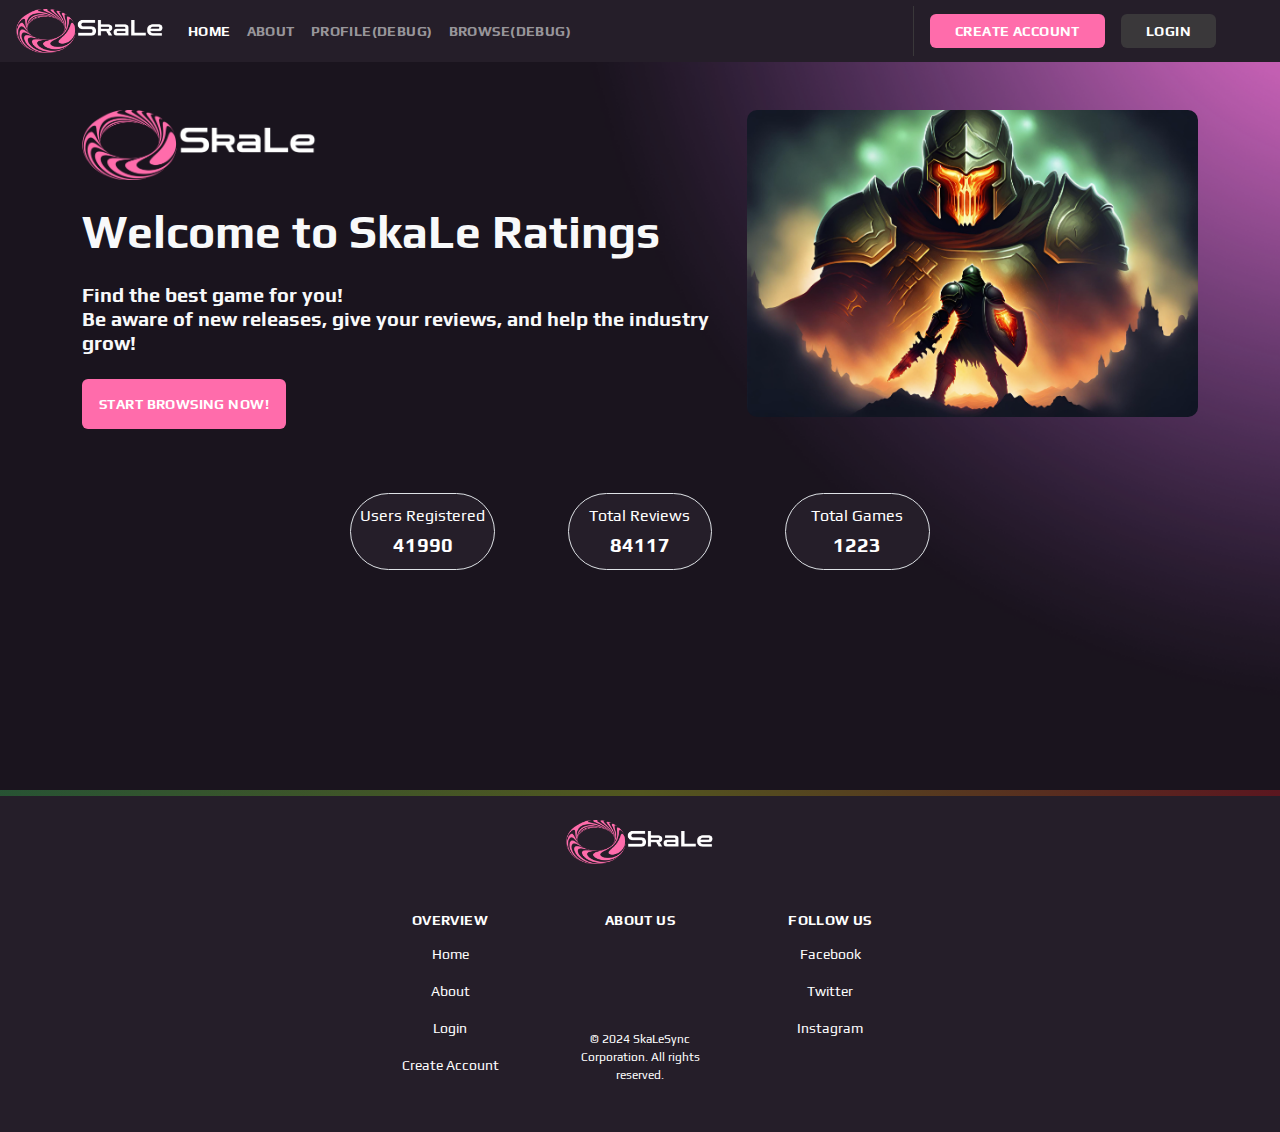
<file: index.html>
<html lang="en">
<head>
    <meta charset="UTF-8">
    <meta name="viewport" content="width=device-width, initial-scale=1.0">
    <link href="https://cdn.jsdelivr.net/npm/bootstrap@5.3.3/dist/css/bootstrap.min.css"
    rel="stylesheet" integrity="sha384-QWTKZyjpPEjISv5WaRU9OFeRpok6YctnYmDr5pNlyT2bRjXh0JMhjY6hW+ALEwIH"
    crossorigin="anonymous">
    <!--<link href="https://fonts.googleapis.com/css2?family=Play&display=swap" rel="stylesheet">-->
    <link rel="stylesheet" href="./style.css">
    <title>S-Ratings</title>
</head>
<body>
  <div class="overlay"></div> <!-- Overlay div -->
    <!-- Navigation Bar -->
<nav class="navbar navbar-expand-md  navbar-dark ssc-bg-primary p-1">
  <div class="container-fluid">
    <a href="#home" class="navbar-brand">
        <img class="logo" src="assets/skale-high-resolution-logo-white-transparent.png">
    </a>
    <!-- toggle button for mobile nav-->
    <button class="navbar-toggler" type="button" data-bs-toggle="collapse"
    data-bs-target="#main-nav" aria-controls="main-nav" aria-expanded="false"
    aria-label="Toggle navigation"> 
      <span class="navbar-toggler-icon"></span>
    </button>

    <div class="collapse navbar-collapse "
    id="main-nav">
      <ul class="navbar-nav me-auto mb-2 mb-md-0">
        <li class="nav-item d-md-none">
          <a href="#home" class="nav-link font-heading">HOME</a>
        </li>
        <li class="nav-item d-none d-md-inline">
          <a href="#home" class="nav-link active font-heading">HOME</a>
        </li>
        <li class="nav-item d-md-none">
          <a href="about.html" class="nav-link font-heading">ABOUT</a>
        </li>
        <li class="nav-item d-none d-md-inline">
          <a href="about.html" class="nav-link font-heading">ABOUT</a>
        </li>
        <li class="nav-item d-md-none">
          <a href="profile.html" class="nav-link font-heading">PROFILE(DEBUG)</a>
        </li>
        <li class="nav-item d-none d-md-inline">
          <a href="profile.html" class="nav-link font-heading">PROFILE(DEBUG)</a>
        </li>
        <li class="nav-item d-md-none">
          <a href="browse.html" class="nav-link font-heading">BROWSE(DEBUG)</a>
        </li>
        <li class="nav-item d-none d-md-inline">
          <a href="browse.html" class="nav-link font-heading">BROWSE(DEBUG)</a>
        </li>
      </ul>
      <ul class="navbar-nav d-md-flex">
        <li class="nav-item d-none d-md-inline me-3">
          <div class="vertical-line"></div>
        </li>
        <li class="nav-item d-md-none">
          <a href="register.html" class="nav-link font-heading ">CREATE ACCOUNT</a>
        </li>
        <li class="nav-item d-none d-md-inline me-3 mt-2" >
          <a href="register.html" class="btn ssc-btn-accent font-heading py-2 px-4">CREATE ACCOUNT</a>
        </li>
        <li class="nav-item d-md-none">
          <a href="login.html" class="nav-link font-heading">LOGIN</a>
        </li>
        <li class="nav-item me-5 d-none d-md-inline mt-2" >
          <a href="login.html" class="btn ssc-btn-secondary text-white font-heading py-2 px-4">LOGIN</a>
        </li>
      </ul>
    </div>
  </div>
</nav>

<!-- Main Content -->
<section id="home" class="scc-bg-secondary">
  <div class="container mt-5 ">
    <div class="row">
      <div class="col-md-7">
        <img class="big-logo mb-4" src="assets/skale-high-resolution-logo-white-transparent.png">
        <h1 class="text-light font-weight-bold font-huge">Welcome to SkaLe Ratings</h1>
        <h4 class="text-light py-3 font-weight-bold font-lg">Find the best game for you!<br>
          Be aware of new releases, give your reviews, and help the industry grow!
        </h4>
        <p>
          <a href="browse.html" class="btn ssc-btn-accent font-heading text-sm-left p-3">START BROWSING NOW!</a>
        </p>
      </div>
      <div class="col-md-5">
        <img src="assets/home_img.png" alt="Home Image" class="img-fluid rounded-image">
      </div>
    </div>
  </div>
</section>
<section>
<div class="container-sm-center text-center py-5">
  <div class="row justify-content-center h-25" style="height: 50px;">
    <div class="col-md-2">
      <span class="badge rounded-pill ssc-bg-primary border  w-75">
        <h6 class="pt-2">Users Registered</h6>
        <h5 class="font-weight-bold">41990</h5>    
      </span>
      <div class="d-md-none my-3"></div>
    </div>
    <div class="col-md-2">
      <span class="badge rounded-pill ssc-bg-primary border w-75">
        <h6 class="pt-2">Total Reviews</h6>
        <h5 class="font-weight-bold">84117</h5>    
      </span>
      <div class="d-md-none my-3"></div>
    </div>
    <div class="col-md-2">
      <span class="badge rounded-pill ssc-bg-primary border w-75">
        <h6 class="pt-2">Total Games</h6>
        <h5 class="font-weight-bold">1223</h5>    
      </span>
      <div class="d-md-none my-3"></div>
    </div>
  </div>
  <div class="d-md-none my-5"></div>
</div>
</section>


<!-- Footer -->
<footer class="ssc-bg-primary text-white ">
  <div class="d-md-none my-5"></div>
  <hr class="color-divider mt-4">
  <img class="logo my-4 mx-auto d-block" src="assets/skale-high-resolution-logo-white-transparent.png">
  <div class="container mt-5 text-center pb-5">
    <div class="row justify-content-center">
      <div class="col-md-2">
        <h5 class="font-heading">Overview</h5>
        <div class="nav flex-column">
          <a class="nav-link text-white" href="#home">Home</a>
          <a class="nav-link text-white" href="about.html">About</a>
          <a class="nav-link text-white" href="login.html">Login</a>
          <a class="nav-link text-white" href="register.html">Create Account</a>
          <div class="d-md-none my-3"></div>
        </div>
      </div>
      <div class="col-md-2 d-flex flex-column">
        <h5 class="font-heading">About Us</h5>
        <div class="d-md-none my-3"></div>
        <div class=" mt-auto font-xsm d-md-inline d-none">&copy; 2024 SkaLeSync Corporation. All rights reserved.</div>
        
      </div>
      <div class="col-md-2">
        <h5 class="font-heading">Follow Us</h5>
        <div class="nav flex-column">
          <a class="nav-link text-white" href="#">Facebook</a>
          <a class="nav-link text-white" href="#">Twitter</a>
          <a class="nav-link text-white" href="#">Instagram</a>
          <div class="d-md-none my-3"></div>
        </div>
      </div>
    </div>
    <div class=" font-xsm d-md-none">&copy; 2024 SkaLeSync Corporation. All rights reserved.</div>
  </div>
</footer>

  <script src="https://cdn.jsdelivr.net/npm/bootstrap@5.3.3/dist/js/bootstrap.bundle.min.js"
  integrity="sha384-YvpcrYf0tY3lHB60NNkmXc5s9fDVZLESaAA55NDzOxhy9GkcIdslK1eN7N6jIeHz"
  crossorigin="anonymous"></script>

</body>
</html>
</file>
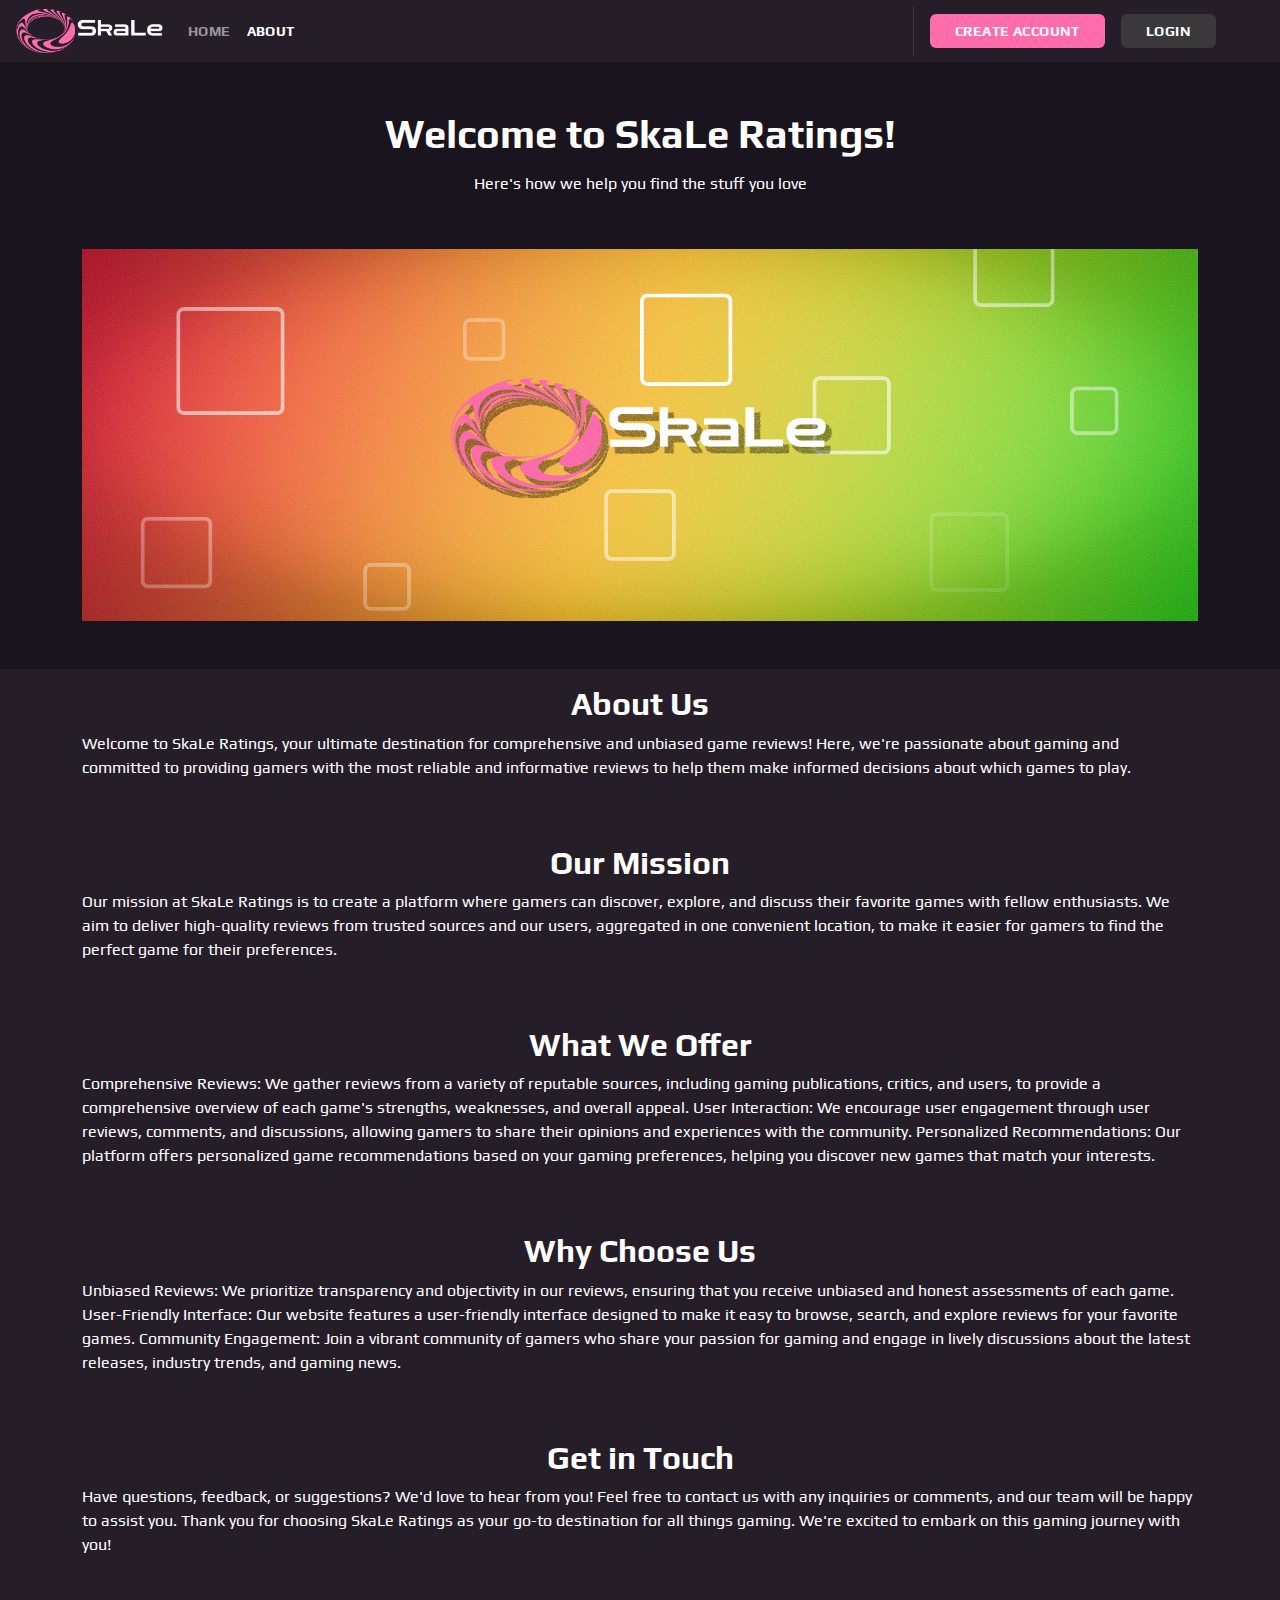
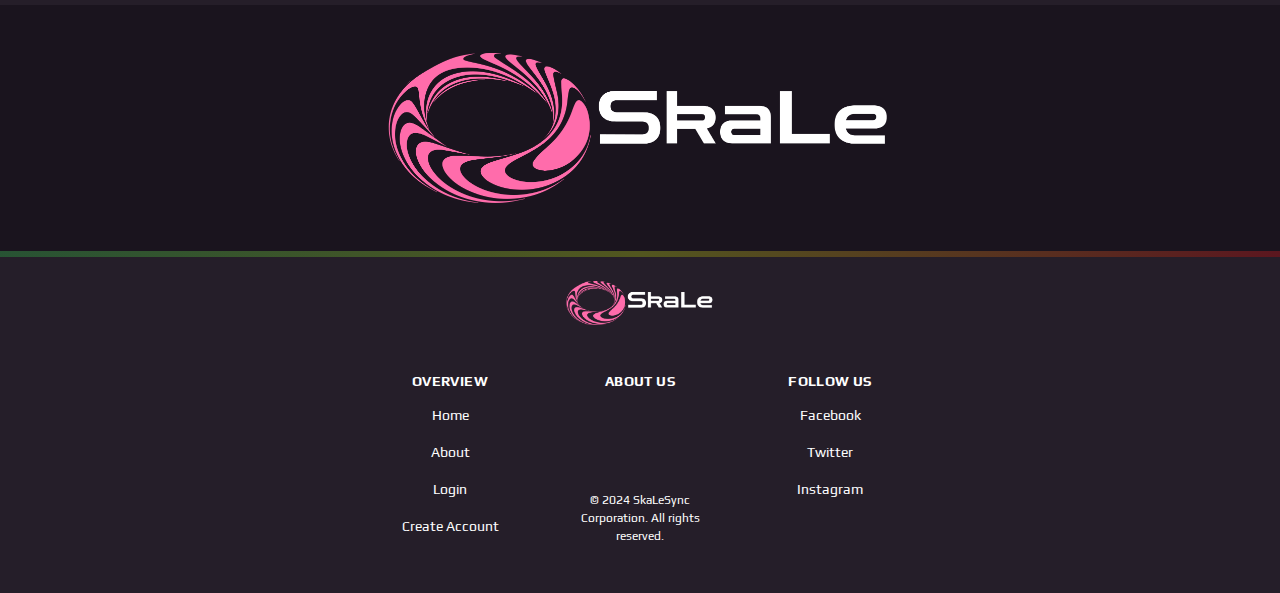
<file: about.html>
<html lang="en">
<head>
    <meta charset="UTF-8">
    <meta name="viewport" content="width=device-width, initial-scale=1.0">
    <link href="https://cdn.jsdelivr.net/npm/bootstrap@5.3.3/dist/css/bootstrap.min.css"
    rel="stylesheet" integrity="sha384-QWTKZyjpPEjISv5WaRU9OFeRpok6YctnYmDr5pNlyT2bRjXh0JMhjY6hW+ALEwIH"
    crossorigin="anonymous">
    <link rel="stylesheet" href="./style.css">
    <title>S-Ratings</title>
</head>
<body>
    <!-- Navigation Bar -->
<nav class="navbar navbar-expand-md  navbar-dark ssc-bg-primary p-1">
  <div class="container-fluid">
    <a href="index.html" class="navbar-brand">
        <img class="logo" src="assets/skale-high-resolution-logo-white-transparent.png">
    </a>
    <!-- toggle button for mobile nav-->
    <button class="navbar-toggler" type="button" data-bs-toggle="collapse"
    data-bs-target="#main-nav" aria-controls="main-nav" aria-expanded="false"
    aria-label="Toggle navigation"> 
      <span class="navbar-toggler-icon"></span>
    </button>

    <div class="collapse navbar-collapse "
    id="main-nav">
      <ul class="navbar-nav me-auto mb-2 mb-md-0">
        <li class="nav-item d-md-none">
          <a href="index.html" class="nav-link font-heading">HOME</a>
        </li>
        <li class="nav-item d-none d-md-inline">
          <a href="index.html" class="nav-link font-heading">HOME</a>
        </li>
        <li class="nav-item d-md-none">
          <a href="#about" class="nav-link font-heading">ABOUT</a>
        </li>
        <li class="nav-item d-none d-md-inline">
          <a href="#about" class="nav-link active font-heading">ABOUT</a>
        </li>
      </ul>
      <ul class="navbar-nav d-md-flex">
        <li class="nav-item d-none d-md-inline me-3">
          <div class="vertical-line"></div>
        </li>
        <li class="nav-item d-md-none">
          <a href="register.html" class="nav-link font-heading ">CREATE ACCOUNT</a>
        </li>
        <li class="nav-item d-none d-md-inline me-3 mt-2" >
          <a href="register.html" class="btn ssc-btn-accent font-heading py-2 px-4">CREATE ACCOUNT</a>
        </li>
        <li class="nav-item d-md-none">
          <a href="login.html" class="nav-link font-heading">LOGIN</a>
        </li>
        <li class="nav-item me-5 d-none d-md-inline mt-2" >
          <a href="login.html" class="btn ssc-btn-secondary text-white font-heading py-2 px-4">LOGIN</a>
        </li>
      </ul>
    </div>
  </div>
</nav>

<!-- Main Content -->
<section>
<div class="container-sm my-5">
    <h1 class="text-white text-center font-weight-bold">Welcome to SkaLe Ratings!</h1>
    <h6 class="text-white text-center mt-3">Here's how we help you find the stuff you love</h6>
    <img class="img-fluid mt-5" src="assets/about_pic.png">
</div>
</section>
<section id="home" class="ssc-bg-primary" >
<div class="container-sm my-5 ">
    <h2 class="text-white text-center font-weight-bold pt-3">About Us</h2>
    <p class="text-white font-regular font-md">
        Welcome to SkaLe Ratings, your ultimate destination for comprehensive and unbiased game reviews! 
        Here, we're passionate about gaming and committed to providing gamers with the most reliable and 
        informative reviews to help them make informed decisions about which games to play.
    </p>
    <h2 class="text-white text-center font-weight-bold pt-5">Our Mission</h2>
    <p class="text-white font-regular font-md">
        Our mission at SkaLe Ratings is to create a platform where gamers can discover, explore, 
        and discuss their favorite games with fellow enthusiasts. We aim to deliver high-quality 
        reviews from trusted sources and our users, aggregated in one convenient location, 
        to make it easier for gamers to find the perfect game for their preferences.
    </p>
    <h2 class="text-white text-center font-weight-bold pt-5">What We Offer</h2>
    <p class="text-white font-regular font-md">
        Comprehensive Reviews: We gather reviews from a variety of reputable sources, including gaming 
        publications, critics, and users, to provide a comprehensive overview of each game's strengths, 
        weaknesses, and overall appeal.

        User Interaction: We encourage user engagement through user reviews, comments, and discussions, 
        allowing gamers to share their opinions and experiences with the community.

        Personalized Recommendations: Our platform offers personalized game recommendations based on your 
        gaming preferences, helping you discover new games that match your interests.
    </p>
    <h2 class="text-white text-center font-weight-bold pt-5">Why Choose Us</h2>
    <p class="text-white font-regular font-md">
        Unbiased Reviews: We prioritize transparency and objectivity in our reviews, ensuring that you 
        receive unbiased and honest assessments of each game.

        User-Friendly Interface: Our website features a user-friendly interface designed to make it easy 
        to browse, search, and explore reviews for your favorite games.

        Community Engagement: Join a vibrant community of gamers who share your passion for gaming and 
        engage in lively discussions about the latest releases, industry trends, and gaming news.
    </p>
    <h2 class="text-white text-center font-weight-bold pt-5">Get in Touch</h2>
    <p class="text-white font-regular font-md pb-5">
        Have questions, feedback, or suggestions? We'd love to hear from you! Feel free to contact us 
        with any inquiries or comments, and our team will be happy to assist you.

        Thank you for choosing SkaLe Ratings as your go-to destination for all things gaming. 
        We're excited to embark on this gaming journey with you!
    </p>
</div>
</section>
<section>
    <div class="row justify-content-center">
        <div class="col-auto">
            <img class="logo-xxl mb-4 img-fluid" src="assets/skale-high-resolution-logo-white-transparent.png">
        </div>
    </div>
</section>

<!-- Footer -->
<footer class="ssc-bg-primary text-white ">
  <hr class="color-divider mt-4">
  <img class="logo my-4 mx-auto d-block" src="assets/skale-high-resolution-logo-white-transparent.png">
  <div class="container mt-5 text-center pb-5">
    <div class="row justify-content-center">
      <div class="col-md-2">
        <h5 class="font-heading">Overview</h5>
        <div class="nav flex-column">
          <a class="nav-link text-white" href="index.html">Home</a>
          <a class="nav-link text-white" href="#about">About</a>
          <a class="nav-link text-white" href="login.html">Login</a>
          <a class="nav-link text-white" href="register.html">Create Account</a>
          <div class="d-md-none my-3"></div>
        </div>
      </div>
      <div class="col-md-2 d-flex flex-column">
        <h5 class="font-heading">About Us</h5>
        <div class="d-md-none my-3"></div>

        <div class=" mt-auto font-xsm d-md-inline d-none">&copy; 2024 SkaLeSync Corporation. All rights reserved.</div>
        
      </div>
      <div class="col-md-2">
        <h5 class="font-heading">Follow Us</h5>
        <div class="nav flex-column">
          <a class="nav-link text-white" href="#">Facebook</a>
          <a class="nav-link text-white" href="#">Twitter</a>
          <a class="nav-link text-white" href="#">Instagram</a>
          <div class="d-md-none my-3"></div>
        </div>
      </div>
    </div>
    <div class=" font-xsm d-md-none">&copy; 2024 SkaLeSync Corporation. All rights reserved.</div>
  </div>
</footer>

  <script src="https://cdn.jsdelivr.net/npm/bootstrap@5.3.3/dist/js/bootstrap.bundle.min.js"
  integrity="sha384-YvpcrYf0tY3lHB60NNkmXc5s9fDVZLESaAA55NDzOxhy9GkcIdslK1eN7N6jIeHz"
  crossorigin="anonymous"></script>

</body>
</html>
</file>
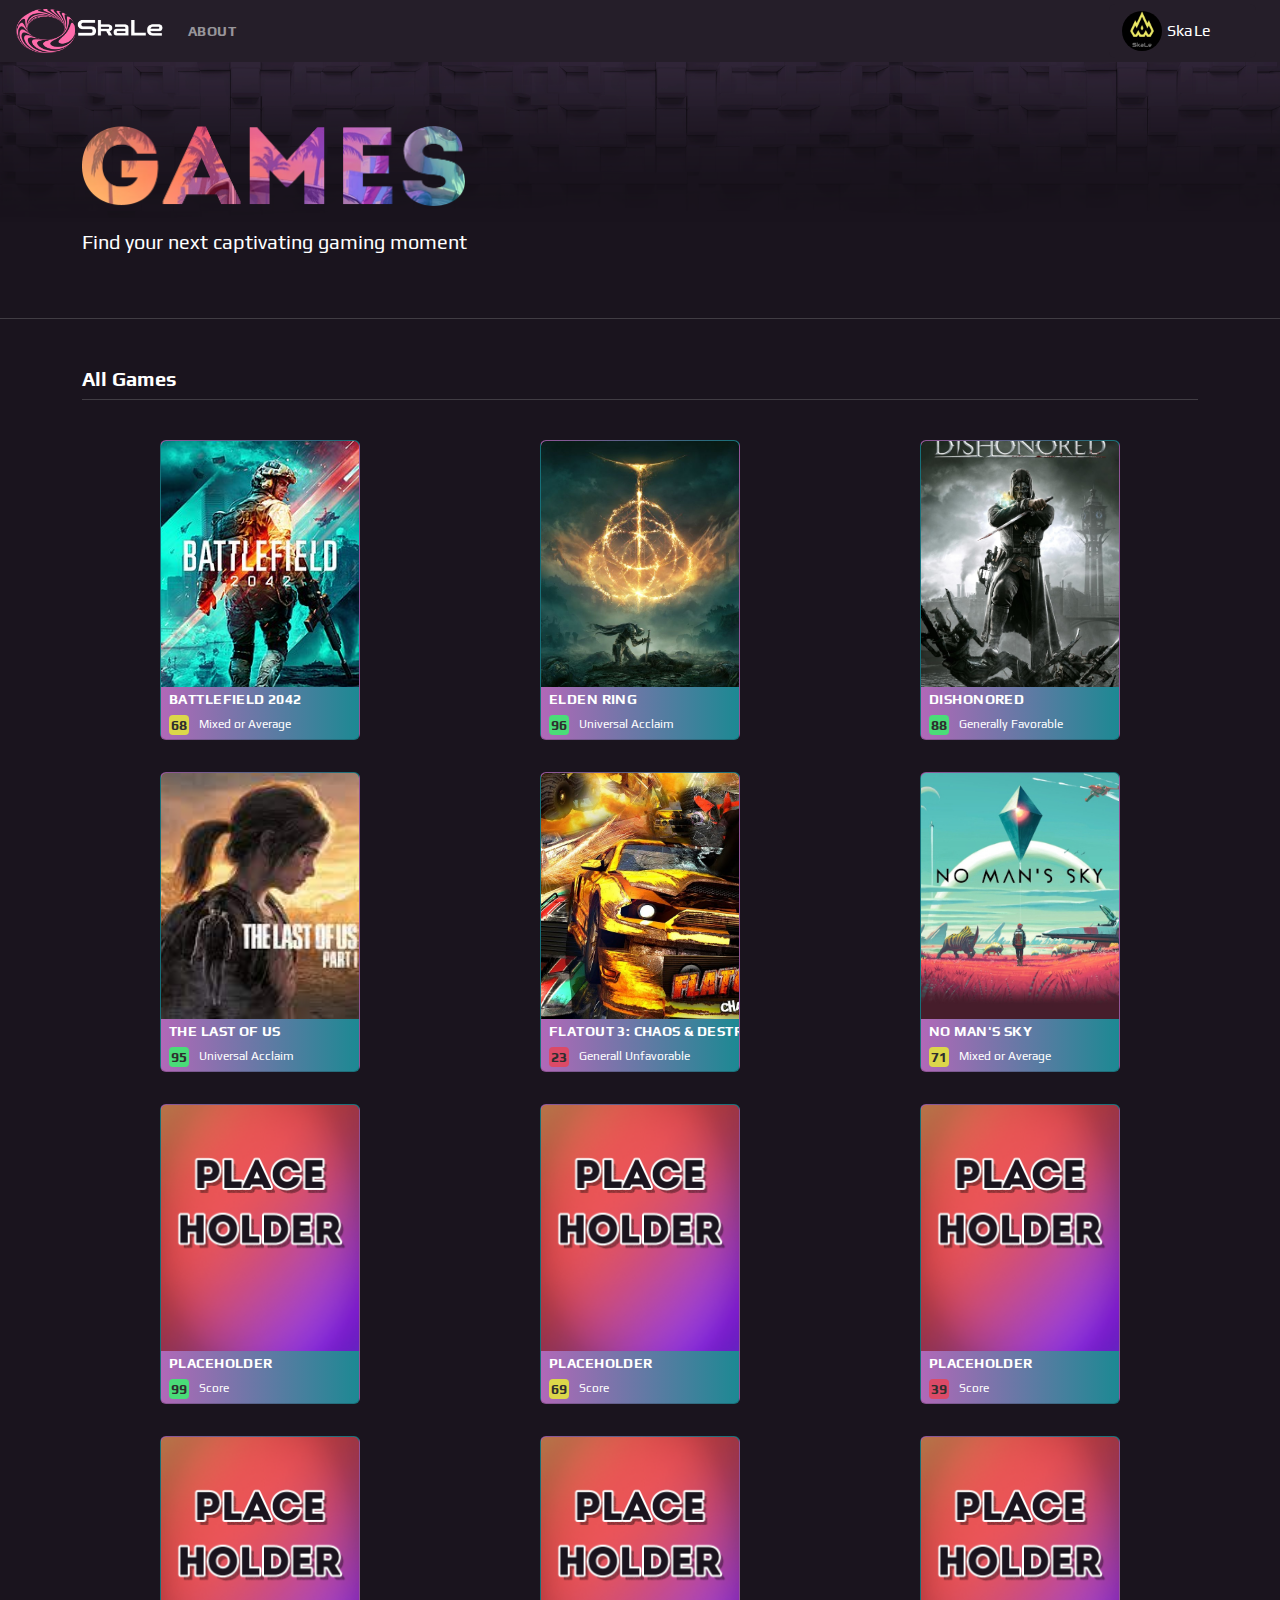
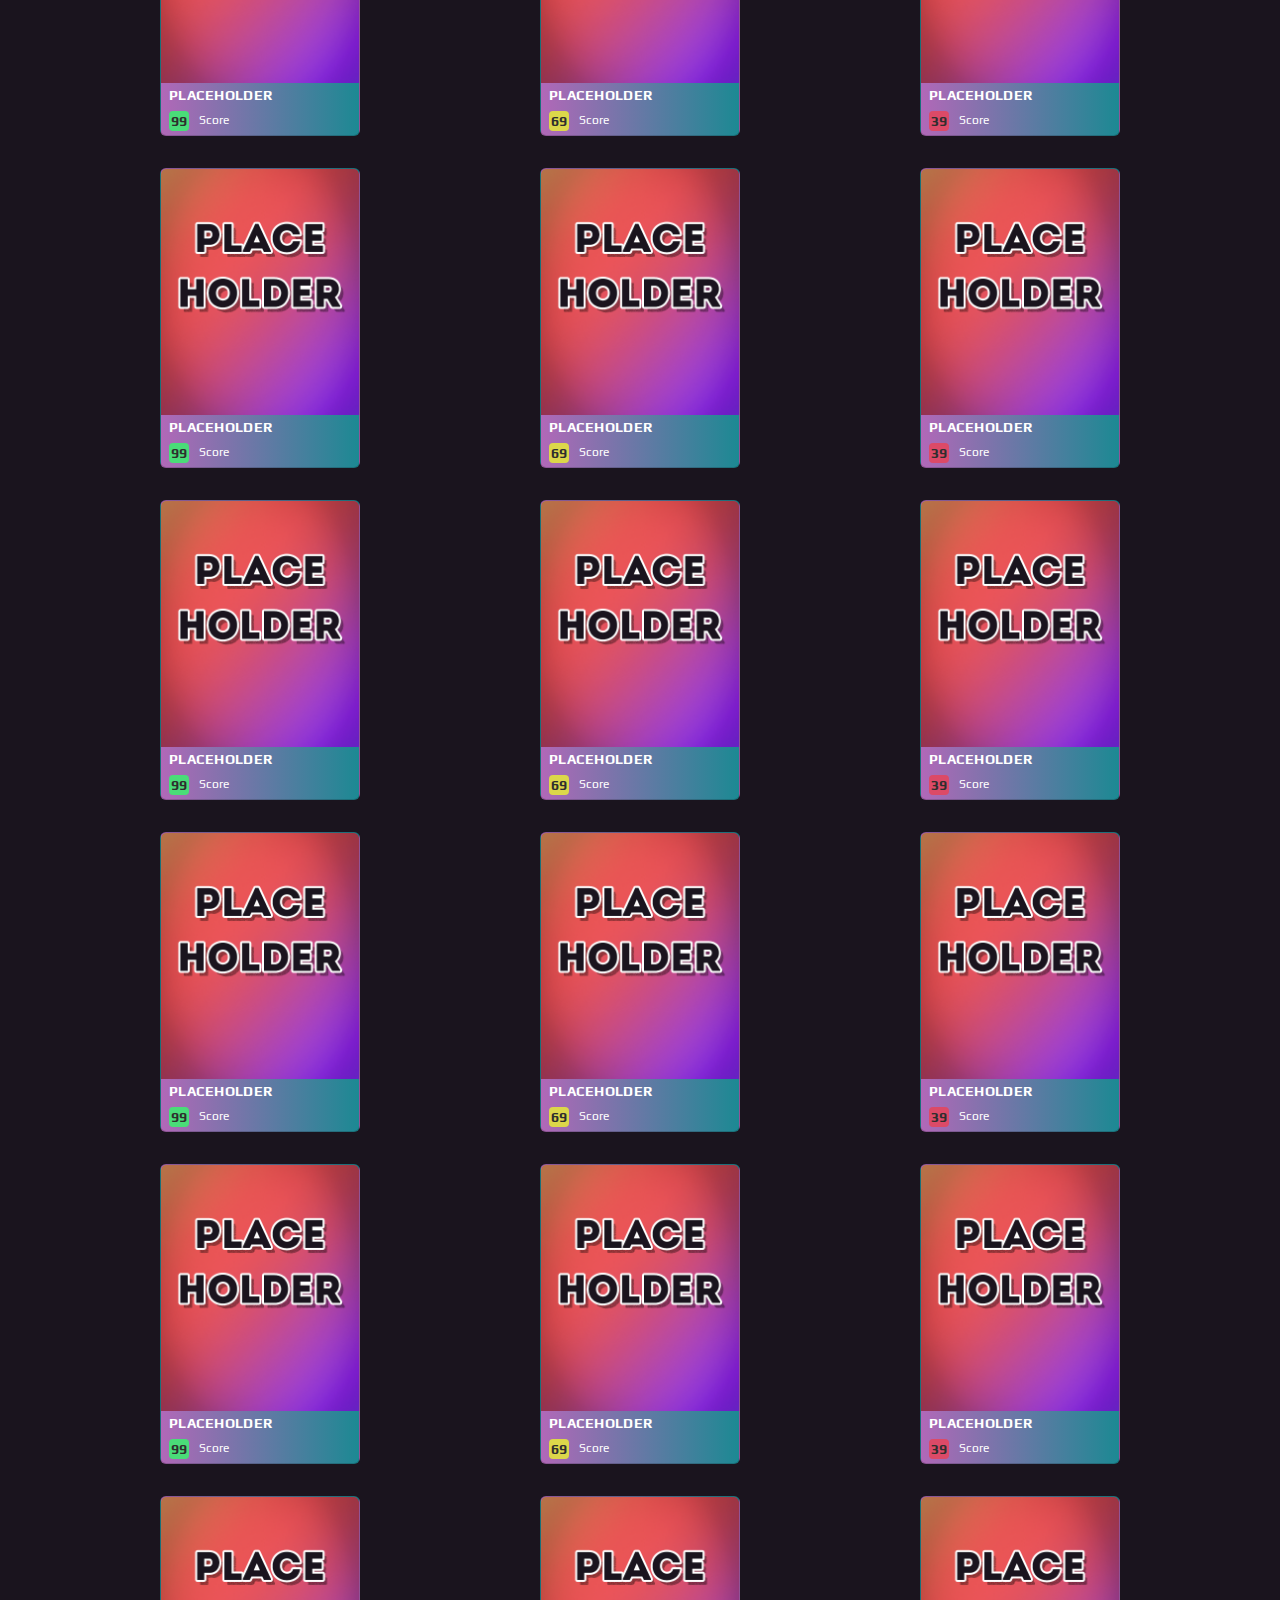
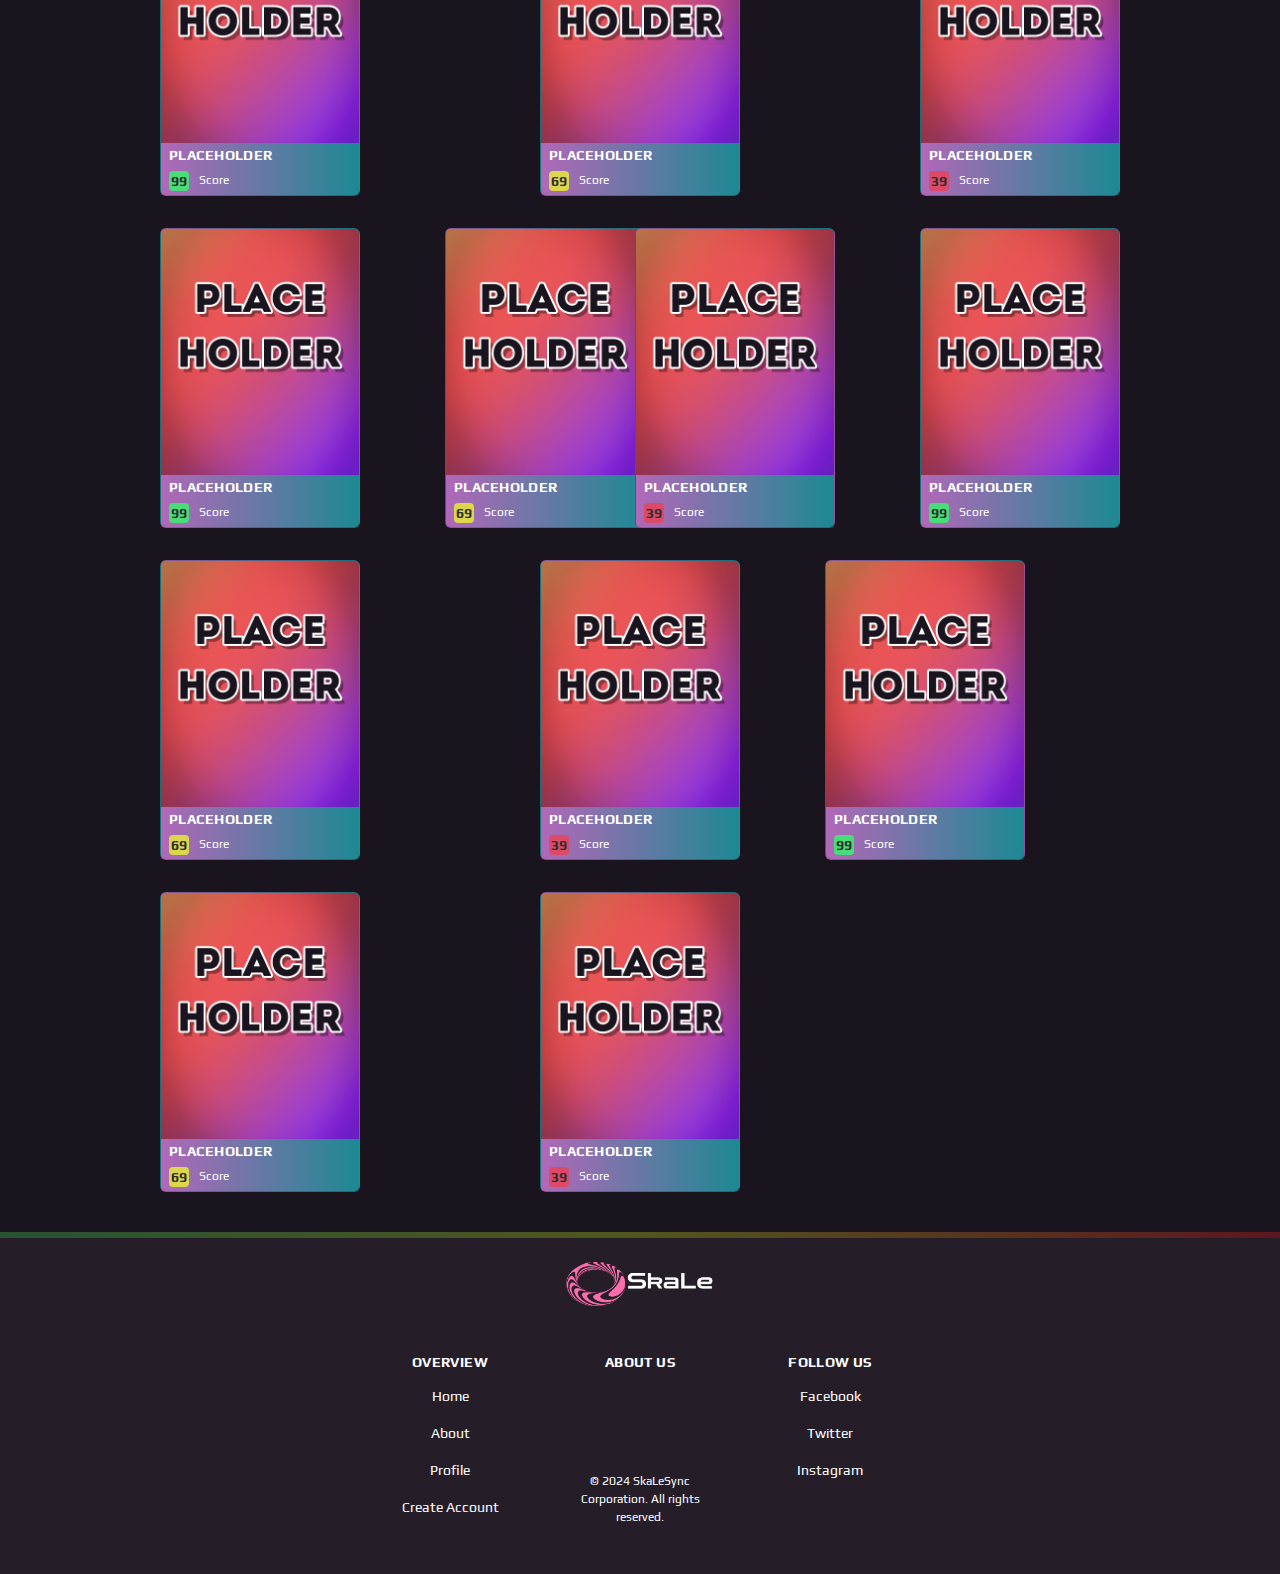
<file: browse.html>
<html lang="en">

<head>
    <meta charset="UTF-8">
    <meta name="viewport" content="width=device-width, initial-scale=1.0">
    <link href="https://cdn.jsdelivr.net/npm/bootstrap@5.3.3/dist/css/bootstrap.min.css" rel="stylesheet"
        integrity="sha384-QWTKZyjpPEjISv5WaRU9OFeRpok6YctnYmDr5pNlyT2bRjXh0JMhjY6hW+ALEwIH" crossorigin="anonymous">
    <link rel="stylesheet" href="https://cdnjs.cloudflare.com/ajax/libs/font-awesome/4.7.0/css/font-awesome.min.css">
    <link rel="stylesheet" href="./style.css">
    <title>S-Ratings</title>
</head>

<body>
    <!-- Navigation Bar -->
    <nav class="navbar navbar-expand-md  navbar-dark ssc-bg-primary p-1">
        <div class="container-fluid">
            <a href="#browse" class="navbar-brand decoration-none">
                <img class="logo" src="assets/skale-high-resolution-logo-white-transparent.png">
            </a>
            <!-- toggle button for mobile nav-->
            <button class="navbar-toggler" type="button" data-bs-toggle="collapse" data-bs-target="#main-nav"
                aria-controls="main-nav" aria-expanded="false" aria-label="Toggle navigation">
                <span class="navbar-toggler-icon"></span>
            </button>

            <div class="collapse navbar-collapse " id="main-nav">
                <ul class="navbar-nav me-auto mb-2 mb-md-0">
                    <li class="nav-item d-md-none">
                        <a href="about.html" class="nav-link font-heading decoration-none">ABOUT</a>
                    </li>
                    <li class="nav-item d-none d-md-inline">
                        <a href="about.html" class="nav-link font-heading decoration-none">ABOUT</a>
                    </li>
                    <li class="nav-item d-md-none">
                        <a href="profile.html" class="nav-link font-heading decoration-none">PROFILE</a>
                    </li>
                </ul>
                <a href="profile.html" class="navbar-nav btn ssc-btn-primary d-md-flex  me-2 d-none d-md-inline decoration-none">
                    <div class="container text-center">
                        <div class="row">
                            <div class="col-4">
                                <img class="rounded-circle-img-sm " src="assets/pp.jpg">
                            </div>
                            <div class="col-8 d-flex align-items-center">
                                <div class="text-white font-special font-md">SkaLe</div>
                            </div>
                        </div>
                    </div>
                </a>
            </div>
        </div>
    </nav>

    <!-- Main Content -->
    <section>
        <div class="container-fluid browse-banner p-0">
            <div class="container-md mt-3">
                <img class="mt-5 mb-4 d-md-inline d-none" height="80" src="assets/games.png">
                <img class="mt-5 mb-4 d-md-none" height="60" src="assets/games.png">
                <h5 class="text-white  mb-5">Find your next captivating gaming moment</h5>
            </div>
        </div>
    </section>
    <hr class="default-divider">
    <section class="mt-5">
        <div class="container-md">
            <h4 class=" text-white font-lg font-weight-bold">All Games</h4>
            <hr class="default-divider mt-0 mb-4">
        </div>
        <div class="container">
            <div class="row my-1">
                <div class="col-xxl-2 col-md-4 col-sm-6  my-3 d-flex justify-content-center">
                    <a href="game.html" class="decoration-none">
                    <div class="card game-card">
                        <img src="assets/battlefield.jpg" class="card-img-top game-card" alt="Placeholder Image">
                        <div class="card-body py-1 px-2">
                            <div class="card-title font-heading">Battlefield 2042</div>
                            <div class="row">
                                <div class="col-2">
                                    <div class="score-mid">68</div>
                                </div>
                                <div class="col-10 px-2">
                                    <p class="text-white font-xsm mb-0">Mixed or Average</p>
                                </div>
                            </div>
                        </div>
                    </div>
                    </a>
                </div>
                <div class="col-xxl-2 col-md-4 col-sm-6 my-3 d-flex justify-content-center">
                    <a href="game.html" class="decoration-none">
                    <div class="card game-card">
                        <img src="assets/elden_ring.jpg" class="card-img-top game-card" alt="Placeholder Image">
                        <div class="card-body py-1 px-2">
                            <div class="card-title font-heading">Elden Ring</div>
                            <div class="row">
                                <div class="col-2">
                                    <div class="score-good">96</div>
                                </div>
                                <div class="col-10 px-2">
                                    <p class="text-white font-xsm mb-0">Universal Acclaim</p>
                                </div>
                            </div>
                        </div>
                    </div>
                    </a>
                </div>
                <div class="col-xxl-2 col-md-4 col-sm-6 my-3 d-flex justify-content-center">
                    <a href="game.html" class="decoration-none">
                    <div class="card game-card">
                        <img src="assets/dishonored.jpg" class="card-img-top game-card" alt="Placeholder Image">
                        <div class="card-body py-1 px-2">
                            <div class="card-title font-heading">Dishonored</div>
                            <div class="row">
                                <div class="col-2">
                                    <div class="score-good">88</div>
                                </div>
                                <div class="col-10 px-2">
                                    <p class="text-white font-xsm mb-0">Generally Favorable</p>
                                </div>
                            </div>
                        </div>
                    </div>
                    </a>
                </div>
                <div class="col-xxl-2 col-md-4 col-sm-6 my-3 d-flex justify-content-center">
                    <a href="game.html" class="decoration-none">
                    <div class="card game-card">
                        <img src="assets/tlou.jpg" class="card-img-top game-card" alt="Placeholder Image">
                        <div class="card-body py-1 px-2">
                            <div class="card-title font-heading">The Last Of Us</div>
                            <div class="row">
                                <div class="col-2">
                                    <div class="score-good">95</div>
                                </div>
                                <div class="col-10 px-2">
                                    <p class="text-white font-xsm mb-0">Universal Acclaim</p>
                                </div>
                            </div>
                        </div>
                    </div>
                    </a>
                </div>
                <div class="col-xxl-2 col-md-4 col-sm-6 my-3 d-flex justify-content-center">
                    <a href="game.html" class="decoration-none">
                    <div class="card game-card">
                        <img src="assets/flatout.jpg" class="card-img-top game-card" alt="Placeholder Image">
                        <div class="card-body py-1 px-2">
                            <div class="card-title font-heading">FlatOut 3: Chaos & Destruction</div>
                            <div class="row">
                                <div class="col-2">
                                    <div class="score-bad">23</div>
                                </div>
                                <div class="col-10 px-2">
                                    <p class="text-white font-xsm mb-0">Generall Unfavorable</p>
                                </div>
                            </div>
                        </div>
                    </div>
                    </a>
                </div>
                <div class="col-xxl-2 col-md-4 col-sm-6 my-3 d-flex justify-content-center">
                    <a href="game.html" class="decoration-none">
                    <div class="card game-card">
                        <img src="assets/nms.jpg" class="card-img-top game-card" alt="Placeholder Image">
                        <div class="card-body py-1 px-2">
                            <div class="card-title font-heading">No Man's Sky</div>
                            <div class="row">
                                <div class="col-2">
                                    <div class="score-mid">71</div>
                                </div>
                                <div class="col-10 px-2">
                                    <p class="text-white font-xsm mb-0">Mixed or Average</p>
                                </div>
                            </div>
                        </div>
                    </div>
                    </a>
                </div>
            <!--</div>-->
            <!--<div class="row my-1">-->
                <div class="col-xxl-2 col-md-4 col-sm-6 my-3 d-flex justify-content-center">
                    <a href="game.html" class="decoration-none">
                    <div class="card game-card">
                        <img src="assets/placeholder.png" class="card-img-top game-card" alt="Placeholder Image">
                        <div class="card-body py-1 px-2">
                            <div class="card-title font-heading">Placeholder</div>
                            <div class="row">
                                <div class="col-2">
                                    <div class="score-good">99</div>
                                </div>
                                <div class="col-10 px-2">
                                    <p class="text-white font-xsm mb-0">Score</p>
                                </div>
                            </div>
                        </div>
                    </div>
                    </a>
                </div>
                <div class="col-xxl-2 col-md-4 col-sm-6 my-3 d-flex justify-content-center">
                    <a href="game.html" class="decoration-none">
                    <div class="card game-card ">
                        <img src="assets/placeholder.png" class="card-img-top game-card" alt="Placeholder Image">
                        <div class="card-body py-1 px-2">
                            <div class="card-title font-heading">Placeholder</div>
                            <div class="row">
                                <div class="col-2">
                                    <div class="score-mid">69</div>
                                </div>
                                <div class="col-10 px-2">
                                    <p class="text-white font-xsm mb-0">Score</p>
                                </div>
                            </div>
                        </div>
                    </div>
                    </a>
                </div>
                <div class="col-xxl-2 col-md-4 col-sm-6 my-3 d-flex justify-content-center">
                    <a href="game.html" class="decoration-none">
                    <div class="card game-card">
                        <img src="assets/placeholder.png" class="card-img-top game-card" alt="Placeholder Image">
                        <div class="card-body py-1 px-2">
                            <div class="card-title font-heading">Placeholder</div>
                            <div class="row">
                                <div class="col-2">
                                    <div class="score-bad">39</div>
                                </div>
                                <div class="col-10 px-2">
                                    <p class="text-white font-xsm mb-0">Score</p>
                                </div>
                            </div>
                        </div>
                    </div>
                    </a>
                </div>
                <div class="col-xxl-2 col-md-4 col-sm-6 my-3 d-flex justify-content-center">
                    <a href="game.html" class="decoration-none">
                    <div class="card game-card">
                        <img src="assets/placeholder.png" class="card-img-top game-card" alt="Placeholder Image">
                        <div class="card-body py-1 px-2">
                            <div class="card-title font-heading">Placeholder</div>
                            <div class="row">
                                <div class="col-2">
                                    <div class="score-good">99</div>
                                </div>
                                <div class="col-10 px-2">
                                    <p class="text-white font-xsm mb-0">Score</p>
                                </div>
                            </div>
                        </div>
                    </div>
                    </a>
                </div>
                <div class="col-xxl-2 col-md-4 col-sm-6 my-3 d-flex justify-content-center">
                    <a href="game.html" class="decoration-none">
                    <div class="card game-card">
                        <img src="assets/placeholder.png" class="card-img-top game-card" alt="Placeholder Image">
                        <div class="card-body py-1 px-2">
                            <div class="card-title font-heading">Placeholder</div>
                            <div class="row">
                                <div class="col-2">
                                    <div class="score-mid">69</div>
                                </div>
                                <div class="col-10 px-2">
                                    <p class="text-white font-xsm mb-0">Score</p>
                                </div>
                            </div>
                        </div>
                    </div>
                    </a>
                </div>
                <div class="col-xxl-2 col-md-4 col-sm-6 my-3 d-flex justify-content-center">
                    <a href="game.html" class="decoration-none">
                    <div class="card game-card">
                        <img src="assets/placeholder.png" class="card-img-top game-card" alt="Placeholder Image">
                        <div class="card-body py-1 px-2">
                            <div class="card-title font-heading">Placeholder</div>
                            <div class="row">
                                <div class="col-2">
                                    <div class="score-bad">39</div>
                                </div>
                                <div class="col-10 px-2">
                                    <p class="text-white font-xsm mb-0">Score</p>
                                </div>
                            </div>
                        </div>
                    </div>
                    </a>
                </div>
            <!--</div>-->
            <!--<div class="row my-1">-->
                <div class="col-xxl-2 col-md-4 col-sm-6 my-3 d-flex justify-content-center">
                    <a href="game.html" class="decoration-none">
                    <div class="card game-card">
                        <img src="assets/placeholder.png" class="card-img-top game-card" alt="Placeholder Image">
                        <div class="card-body py-1 px-2">
                            <div class="card-title font-heading">Placeholder</div>
                            <div class="row">
                                <div class="col-2">
                                    <div class="score-good">99</div>
                                </div>
                                <div class="col-10 px-2">
                                    <p class="text-white font-xsm mb-0">Score</p>
                                </div>
                            </div>
                        </div>
                    </div>
                    </a>
                </div>
                <div class="col-xxl-2 col-md-4 col-sm-6 my-3 d-flex justify-content-center">
                    <a href="game.html" class="decoration-none">
                    <div class="card game-card">
                        <img src="assets/placeholder.png" class="card-img-top game-card" alt="Placeholder Image">
                        <div class="card-body py-1 px-2">
                            <div class="card-title font-heading">Placeholder</div>
                            <div class="row">
                                <div class="col-2">
                                    <div class="score-mid">69</div>
                                </div>
                                <div class="col-10 px-2">
                                    <p class="text-white font-xsm mb-0">Score</p>
                                </div>
                            </div>
                        </div>
                    </div>
                    </a>
                </div>
                <div class="col-xxl-2 col-md-4 col-sm-6 my-3 d-flex justify-content-center">
                    <a href="game.html" class="decoration-none">
                    <div class="card game-card">
                        <img src="assets/placeholder.png" class="card-img-top game-card" alt="Placeholder Image">
                        <div class="card-body py-1 px-2">
                            <div class="card-title font-heading">Placeholder</div>
                            <div class="row">
                                <div class="col-2">
                                    <div class="score-bad">39</div>
                                </div>
                                <div class="col-10 px-2">
                                    <p class="text-white font-xsm mb-0">Score</p>
                                </div>
                            </div>
                        </div>
                    </div>
                    </a>
                </div>
                <div class="col-xxl-2 col-md-4 col-sm-6 my-3 d-flex justify-content-center">
                    <a href="game.html" class="decoration-none">
                    <div class="card game-card">
                        <img src="assets/placeholder.png" class="card-img-top game-card" alt="Placeholder Image">
                        <div class="card-body py-1 px-2">
                            <div class="card-title font-heading">Placeholder</div>
                            <div class="row">
                                <div class="col-2">
                                    <div class="score-good">99</div>
                                </div>
                                <div class="col-10 px-2">
                                    <p class="text-white font-xsm mb-0">Score</p>
                                </div>
                            </div>
                        </div>
                    </div>
                    </a>
                </div>
                <div class="col-xxl-2 col-md-4 col-sm-6 my-3 d-flex justify-content-center">
                    <a href="game.html" class="decoration-none">
                    <div class="card game-card">
                        <img src="assets/placeholder.png" class="card-img-top game-card" alt="Placeholder Image">
                        <div class="card-body py-1 px-2">
                            <div class="card-title font-heading">Placeholder</div>
                            <div class="row">
                                <div class="col-2">
                                    <div class="score-mid">69</div>
                                </div>
                                <div class="col-10 px-2">
                                    <p class="text-white font-xsm mb-0">Score</p>
                                </div>
                            </div>
                        </div>
                    </div>
                    </a>
                </div>
                <div class="col-xxl-2 col-md-4 col-sm-6 my-3 d-flex justify-content-center">
                    <a href="game.html" class="decoration-none">
                    <div class="card game-card">
                        <img src="assets/placeholder.png" class="card-img-top game-card" alt="Placeholder Image">
                        <div class="card-body py-1 px-2">
                            <div class="card-title font-heading">Placeholder</div>
                            <div class="row">
                                <div class="col-2">
                                    <div class="score-bad">39</div>
                                </div>
                                <div class="col-10 px-2">
                                    <p class="text-white font-xsm mb-0">Score</p>
                                </div>
                            </div>
                        </div>
                    </div>
                    </a>
                </div>
            <!--</div>-->
            <!--<div class="row my-1">-->
                <div class="col-xxl-2 col-md-4 col-sm-6 col-md-4 col-sm-6 my-3 d-flex justify-content-center">
                    <a href="game.html" class="decoration-none">
                    <div class="card game-card">
                        <img src="assets/placeholder.png" class="card-img-top game-card" alt="Placeholder Image">
                        <div class="card-body py-1 px-2">
                            <div class="card-title font-heading">Placeholder</div>
                            <div class="row">
                                <div class="col-2">
                                    <div class="score-good">99</div>
                                </div>
                                <div class="col-10 px-2">
                                    <p class="text-white font-xsm mb-0">Score</p>
                                </div>
                            </div>
                        </div>
                    </div>
                    </a>
                </div>
                <div class="col-xxl-2 col-md-4 col-sm-6 my-3 d-flex justify-content-center">
                    <a href="game.html" class="decoration-none">
                    <div class="card game-card">
                        <img src="assets/placeholder.png" class="card-img-top game-card" alt="Placeholder Image">
                        <div class="card-body py-1 px-2">
                            <div class="card-title font-heading">Placeholder</div>
                            <div class="row">
                                <div class="col-2">
                                    <div class="score-mid">69</div>
                                </div>
                                <div class="col-10 px-2">
                                    <p class="text-white font-xsm mb-0">Score</p>
                                </div>
                            </div>
                        </div>
                    </div>
                    </a>
                </div>
                <div class="col-xxl-2 col-md-4 col-sm-6 my-3 d-flex justify-content-center">
                    <a href="game.html" class="decoration-none">
                    <div class="card game-card">
                        <img src="assets/placeholder.png" class="card-img-top game-card" alt="Placeholder Image">
                        <div class="card-body py-1 px-2">
                            <div class="card-title font-heading">Placeholder</div>
                            <div class="row">
                                <div class="col-2">
                                    <div class="score-bad">39</div>
                                </div>
                                <div class="col-10 px-2">
                                    <p class="text-white font-xsm mb-0">Score</p>
                                </div>
                            </div>
                        </div>
                    </div>
                    </a>
                </div>
                <div class="col-xxl-2 col-md-4 col-sm-6 my-3 d-flex justify-content-center">
                    <a href="game.html" class="decoration-none">
                    <div class="card game-card">
                        <img src="assets/placeholder.png" class="card-img-top game-card" alt="Placeholder Image">
                        <div class="card-body py-1 px-2">
                            <div class="card-title font-heading">Placeholder</div>
                            <div class="row">
                                <div class="col-2">
                                    <div class="score-good">99</div>
                                </div>
                                <div class="col-10 px-2">
                                    <p class="text-white font-xsm mb-0">Score</p>
                                </div>
                            </div>
                        </div>
                    </div>
                    </a>
                </div>
                <div class="col-xxl-2 col-md-4 col-sm-6 my-3 d-flex justify-content-center">
                    <a href="game.html " class="decoration-none">
                    <div class="card game-card">
                        <img src="assets/placeholder.png" class="card-img-top game-card" alt="Placeholder Image">
                        <div class="card-body py-1 px-2">
                            <div class="card-title font-heading">Placeholder</div>
                            <div class="row">
                                <div class="col-2">
                                    <div class="score-mid">69</div>
                                </div>
                                <div class="col-10 px-2">
                                    <p class="text-white font-xsm mb-0">Score</p>
                                </div>
                            </div>
                        </div>
                    </div>
                    </a>
                </div>
                <div class="col-xxl-2 col-md-4 col-sm-6 my-3 d-flex justify-content-center">
                    <a href="game.html" class="decoration-none">
                    <div class="card game-card">
                        <img src="assets/placeholder.png" class="card-img-top game-card" alt="Placeholder Image">
                        <div class="card-body py-1 px-2">
                            <div class="card-title font-heading">Placeholder</div>
                            <div class="row">
                                <div class="col-2">
                                    <div class="score-bad">39</div>
                                </div>
                                <div class="col-10 px-2">
                                    <p class="text-white font-xsm mb-0">Score</p>
                                </div>
                            </div>
                        </div>
                    </div>
                    </a>
                </div>
            <!--</div>-->
            <!--<div class="row my-1">-->
                <div class="col-xxl-2 col-md-4 col-sm-6 my-3 d-flex justify-content-center">
                    <a href="game.html" class="decoration-none">
                    <div class="card game-card">
                        <img src="assets/placeholder.png" class="card-img-top game-card" alt="Placeholder Image">
                        <div class="card-body py-1 px-2">
                            <div class="card-title font-heading">Placeholder</div>
                            <div class="row">
                                <div class="col-2">
                                    <div class="score-good">99</div>
                                </div>
                                <div class="col-10 px-2">
                                    <p class="text-white font-xsm mb-0">Score</p>
                                </div>
                            </div>
                        </div>
                    </div>
                    </a>
                </div>
                <div class="col-xxl-2 col-md-4 col-sm-6 my-3 d-flex justify-content-center">
                    <a href="game.html" class="decoration-none">
                    <div class="card game-card">
                        <img src="assets/placeholder.png" class="card-img-top game-card" alt="Placeholder Image">
                        <div class="card-body py-1 px-2">
                            <div class="card-title font-heading">Placeholder</div>
                            <div class="row">
                                <div class="col-2">
                                    <div class="score-mid">69</div>
                                </div>
                                <div class="col-10 px-2">
                                    <p class="text-white font-xsm mb-0">Score</p>
                                </div>
                            </div>
                        </div>
                    </div>
                    </a>
                </div>
                <div class="col-xxl-2 col-md-4 col-sm-6 my-3 d-flex justify-content-center">
                    <a href="game.html" class="decoration-none">
                    <div class="card game-card">
                        <img src="assets/placeholder.png" class="card-img-top game-card" alt="Placeholder Image">
                        <div class="card-body py-1 px-2">
                            <div class="card-title font-heading">Placeholder</div>
                            <div class="row">
                                <div class="col-2">
                                    <div class="score-bad">39</div>
                                </div>
                                <div class="col-10 px-2">
                                    <p class="text-white font-xsm mb-0">Score</p>
                                </div>
                            </div>
                        </div>
                    </div>
                    </a>
                </div>
                <div class="col-xxl-2 col-md-4 col-sm-6 my-3 d-flex justify-content-center">
                    <a href="game.html" class="decoration-none">
                    <div class="card game-card">
                        <img src="assets/placeholder.png" class="card-img-top game-card" alt="Placeholder Image">
                        <div class="card-body py-1 px-2">
                            <div class="card-title font-heading">Placeholder</div>
                            <div class="row">
                                <div class="col-2">
                                    <div class="score-good">99</div>
                                </div>
                                <div class="col-10 px-2">
                                    <p class="text-white font-xsm mb-0">Score</p>
                                </div>
                            </div>
                        </div>
                    </div>
                    </a>
                </div>
                <div class="col-md-2 my-3 d-flex justify-content-center">
                    <a href="game.html" class="decoration-none">
                    <div class="card game-card">
                        <img src="assets/placeholder.png" class="card-img-top game-card" alt="Placeholder Image">
                        <div class="card-body py-1 px-2">
                            <div class="card-title font-heading">Placeholder</div>
                            <div class="row">
                                <div class="col-2">
                                    <div class="score-mid">69</div>
                                </div>
                                <div class="col-10 px-2">
                                    <p class="text-white font-xsm mb-0">Score</p>
                                </div>
                            </div>
                        </div>
                    </div>
                    </a>
                </div>
                <div class="col-md-2 my-3 d-flex justify-content-center">
                    <a href="game.html" class="decoration-none">
                    <div class="card game-card">
                        <img src="assets/placeholder.png" class="card-img-top game-card" alt="Placeholder Image">
                        <div class="card-body py-1 px-2">
                            <div class="card-title font-heading">Placeholder</div>
                            <div class="row">
                                <div class="col-2">
                                    <div class="score-bad">39</div>
                                </div>
                                <div class="col-10 px-2">
                                    <p class="text-white font-xsm mb-0">Score</p>
                                </div>
                            </div>
                        </div>
                    </div>
                    </a>
                </div>
            <!--</div>-->
            <!--<div class="row my-1">-->
                <div class="col-xxl-2 col-md-4 col-sm-6 my-3 d-flex justify-content-center">
                    <a href="game.html" class="decoration-none">
                    <div class="card game-card">
                        <img src="assets/placeholder.png" class="card-img-top game-card" alt="Placeholder Image">
                        <div class="card-body py-1 px-2">
                            <div class="card-title font-heading">Placeholder</div>
                            <div class="row">
                                <div class="col-2">
                                    <div class="score-good">99</div>
                                </div>
                                <div class="col-10 px-2">
                                    <p class="text-white font-xsm mb-0">Score</p>
                                </div>
                            </div>
                        </div>
                    </div>
                    </a>
                </div>
                <div class="col-xxl-2 col-md-4 col-sm-6 my-3 d-flex justify-content-center">
                    <a href="game.html" class="decoration-none">
                    <div class="card game-card">
                        <img src="assets/placeholder.png" class="card-img-top game-card" alt="Placeholder Image">
                        <div class="card-body py-1 px-2">
                            <div class="card-title font-heading">Placeholder</div>
                            <div class="row">
                                <div class="col-2">
                                    <div class="score-mid">69</div>
                                </div>
                                <div class="col-10 px-2">
                                    <p class="text-white font-xsm mb-0">Score</p>
                                </div>
                            </div>
                        </div>
                    </div>
                    </a>
                </div>
                <div class="col-xxl-2 col-md-4 col-sm-6 my-3 d-flex justify-content-center">
                    <a href="game.html" class="decoration-none">
                    <div class="card game-card">
                        <img src="assets/placeholder.png" class="card-img-top game-card" alt="Placeholder Image">
                        <div class="card-body py-1 px-2">
                            <div class="card-title font-heading">Placeholder</div>
                            <div class="row">
                                <div class="col-2">
                                    <div class="score-bad">39</div>
                                </div>
                                <div class="col-10 px-2">
                                    <p class="text-white font-xsm mb-0">Score</p>
                                </div>
                            </div>
                        </div>
                    </div>
                    </a>
                </div>
                <div class="col-md-2 my-3 d-flex justify-content-center">
                    <a href="game.html" class="decoration-none">
                    <div class="card game-card">
                        <img src="assets/placeholder.png" class="card-img-top game-card" alt="Placeholder Image">
                        <div class="card-body py-1 px-2">
                            <div class="card-title font-heading">Placeholder</div>
                            <div class="row">
                                <div class="col-2">
                                    <div class="score-good">99</div>
                                </div>
                                <div class="col-10 px-2">
                                    <p class="text-white font-xsm mb-0">Score</p>
                                </div>
                            </div>
                        </div>
                    </div>
                    </a>
                </div>
                <div class="col-xxl-2 col-md-4 col-sm-6 my-3 d-flex justify-content-center">
                    <a href="game.html" class="decoration-none">
                    <div class="card game-card">
                        <img src="assets/placeholder.png" class="card-img-top game-card" alt="Placeholder Image">
                        <div class="card-body py-1 px-2">
                            <div class="card-title font-heading">Placeholder</div>
                            <div class="row">
                                <div class="col-2">
                                    <div class="score-mid">69</div>
                                </div>
                                <div class="col-10 px-2">
                                    <p class="text-white font-xsm mb-0">Score</p>
                                </div>
                            </div>
                        </div>
                    </div>
                    </a>
                </div>
                <div class="col-xxl-2 col-md-4 col-sm-6 my-3 d-flex justify-content-center">
                    <a href="game.html" class="decoration-none">
                    <div class="card game-card">
                        <img src="assets/placeholder.png" class="card-img-top game-card" alt="Placeholder Image">
                        <div class="card-body py-1 px-2">
                            <div class="card-title font-heading">Placeholder</div>
                            <div class="row">
                                <div class="col-2">
                                    <div class="score-bad">39</div>
                                </div>
                                <div class="col-10 px-2">
                                    <p class="text-white font-xsm mb-0">Score</p>
                                </div>
                            </div>
                        </div>
                    </div>
                    </a>
                </div>
            </div>
        </div>
        </div>
    </section>
    <!-- Footer -->
    <footer class="ssc-bg-primary text-white ">
        <hr class="color-divider mt-4">
        <img class="logo my-4 mx-auto d-block" src="assets/skale-high-resolution-logo-white-transparent.png">
        <div class="container mt-5 text-center pb-5">
            <div class="row justify-content-center">
                <div class="col-md-2">
                    <h5 class="font-heading">Overview</h5>
                    <div class="nav flex-column">
                        <a class="nav-link text-white" href="index.html">Home</a>
                        <a class="nav-link text-white" href="about.html">About</a>
                        <a class="nav-link text-white" href="profile.html">Profile</a>
                        <a class="nav-link text-white" href="register.html">Create Account</a>
                        <div class="d-md-none my-3"></div>
                    </div>
                </div>
                <div class="col-md-2 d-flex flex-column">
                    <h5 class="font-heading">About Us</h5>
                    <div class="d-md-none my-3"></div>
                    <div class=" mt-auto font-xsm d-md-inline d-none">&copy; 2024 SkaLeSync Corporation. All rights
                        reserved.</div>

                </div>
                <div class="col-md-2">
                    <h5 class="font-heading">Follow Us</h5>
                    <div class="nav flex-column">
                        <a class="nav-link text-white" href="#">Facebook</a>
                        <a class="nav-link text-white" href="#">Twitter</a>
                        <a class="nav-link text-white" href="#">Instagram</a>
                        <div class="d-md-none my-3"></div>
                    </div>
                </div>
            </div>
            <div class=" font-xsm d-md-none">&copy; 2024 SkaLeSync Corporation. All rights reserved.</div>
        </div>
    </footer>
    <script src="https://cdn.jsdelivr.net/npm/bootstrap@5.3.3/dist/js/bootstrap.bundle.min.js"
        integrity="sha384-YvpcrYf0tY3lHB60NNkmXc5s9fDVZLESaAA55NDzOxhy9GkcIdslK1eN7N6jIeHz"
        crossorigin="anonymous"></script>
</body>

</html>
</file>
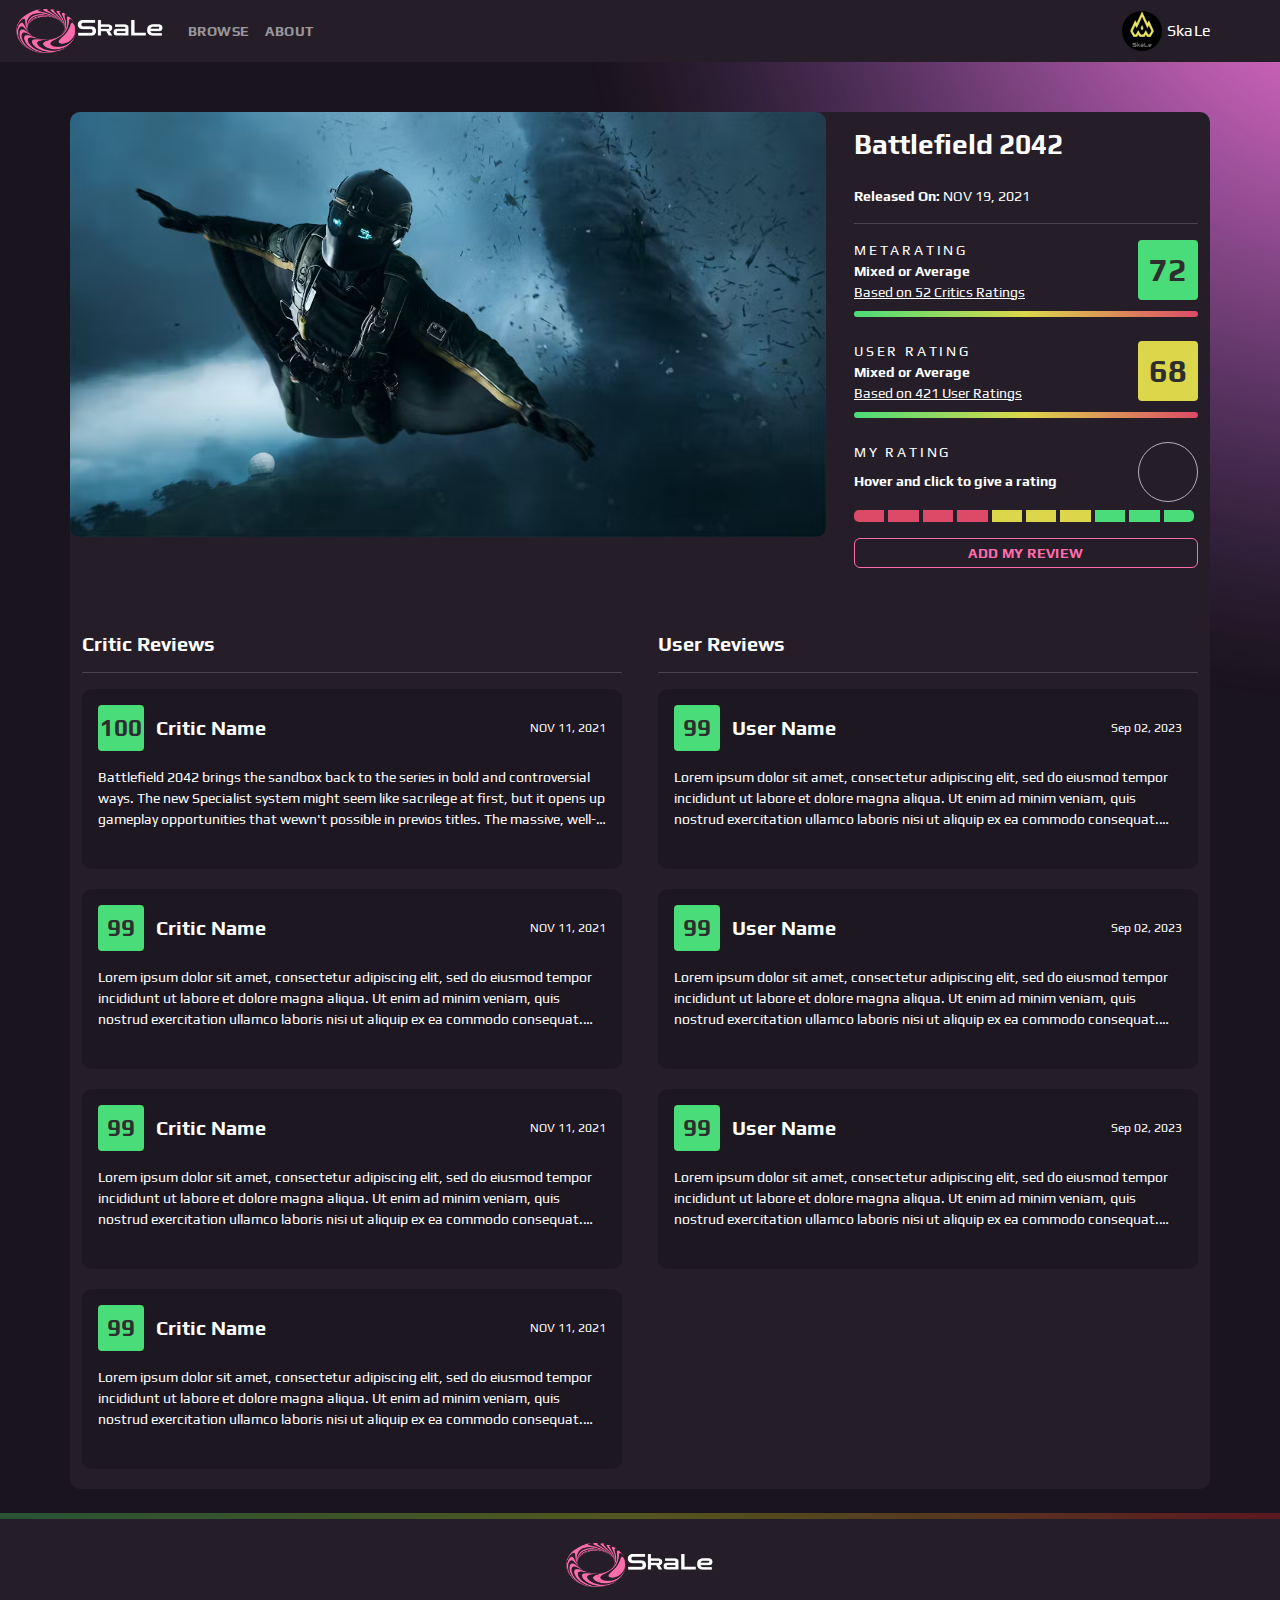
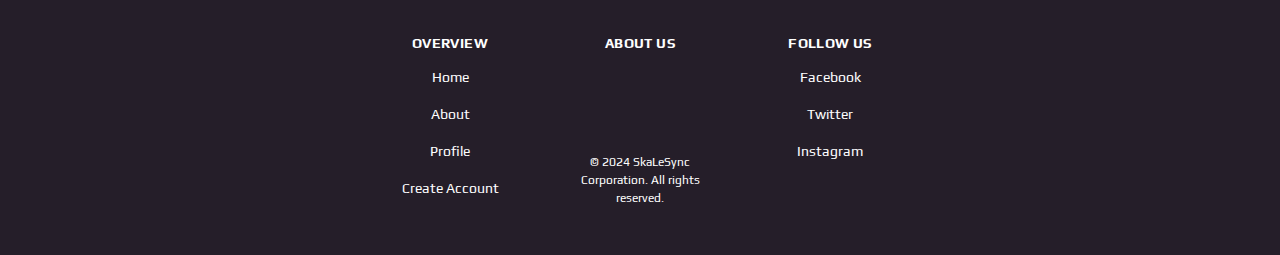
<file: game.html>
<html lang="en">

<head>
    <meta charset="UTF-8">
    <meta name="viewport" content="width=device-width, initial-scale=1.0">
    <link href="https://cdn.jsdelivr.net/npm/bootstrap@5.3.3/dist/css/bootstrap.min.css" rel="stylesheet"
        integrity="sha384-QWTKZyjpPEjISv5WaRU9OFeRpok6YctnYmDr5pNlyT2bRjXh0JMhjY6hW+ALEwIH" crossorigin="anonymous">
    <link rel="stylesheet" href="https://cdnjs.cloudflare.com/ajax/libs/font-awesome/4.7.0/css/font-awesome.min.css">
    <link rel="stylesheet" href="./style.css">
    <title>S-Ratings</title>
</head>

<body>
    <div class="overlay"></div> <!-- Overlay div -->
    <!-- Navigation Bar -->
    <nav class="navbar navbar-expand-md  navbar-dark ssc-bg-primary p-1">
        <div class="container-fluid">
            <a href="browse.html" class="navbar-brand">
                <img class="logo" src="assets/skale-high-resolution-logo-white-transparent.png">
            </a>
            <!-- toggle button for mobile nav-->
            <button class="navbar-toggler" type="button" data-bs-toggle="collapse" data-bs-target="#main-nav"
                aria-controls="main-nav" aria-expanded="false" aria-label="Toggle navigation">
                <span class="navbar-toggler-icon"></span>
            </button>

            <div class="collapse navbar-collapse " id="main-nav">
                <ul class="navbar-nav me-auto mb-2 mb-md-0">
                    <li class="nav-item d-md-none">
                        <a href="browse.html" class="nav-link font-heading">BROWSE</a>
                    </li>
                    <li class="nav-item d-none d-md-inline">
                        <a href="browse.html" class="nav-link font-heading">BROWSE</a>
                    </li>
                    <li class="nav-item d-md-none">
                        <a href="about.html" class="nav-link font-heading">ABOUT</a>
                    </li>
                    <li class="nav-item d-none d-md-inline">
                        <a href="about.html" class="nav-link font-heading">ABOUT</a>
                    </li>
                    <li class="nav-item d-md-none">
                        <a href="profile.html" class="nav-link font-heading">PROFILE</a>
                    </li>
                </ul>
                <a href="profile.html" class="navbar-nav btn ssc-btn-primary d-md-flex  me-2 d-none d-md-inline">
                    <div class="container text-center">
                        <div class="row">
                            <div class="col-4">
                                <img class="rounded-circle-img-sm " src="assets/pp.jpg">
                            </div>
                            <div class="col-8 d-flex align-items-center">
                                <div class="text-white font-special font-md">SkaLe</div>
                            </div>
                        </div>
                    </div>
                </a>
            </div>
        </div>
    </nav>

    <!-- Main Content -->
    <section>
        <div class="container-md ssc-bg-primary game-container">
            <div class="row">
                <div class="col-lg-8 pe-0">
                    <img src="assets/bf2042.avif" class="game-media img-fluid">
                </div>
                <div class="col-lg-4 py-3 ">
                    <div class="ps-3">
                    <!-- Title -->
                    <h3 class="text-white font-weight-bold mb-4">Battlefield 2042</h3>
                    <p class="text-white font-weight-bold" style="display: inline;">Released On:</p>
                    <p class="text-white" style="display: inline;">NOV 19, 2021</p>
                    <hr class="default-divider">
                    <!-- Critics Rating-->
                    <div class="row d-flex justify-content-between">
                        <div class="col-auto">
                            <p class=" text-white my-0 spacing-wide">METARATING</p>
                            <p class="font-weight-bold text-white my-0">Mixed or Average</p>
                            <a href="#reviews" class="text-decoration-underline text-white">Based on 52 Critics
                                Ratings</a>
                        </div>
                        <div class="col-auto">
                            <div class="score-lg score-color-good">72</div>
                        </div>
                    </div>
                    <div class="color-line-score mt-2 mb-4"></div>
                    <!-- User Rating-->
                    <div class="row d-flex justify-content-between">
                        <div class="col-auto">
                            <p class=" text-white my-0 spacing-wide">USER RATING</p>
                            <p class="font-weight-bold text-white my-0">Mixed or Average</p>
                            <a href="#reviews" class="text-decoration-underline text-white">Based on 421 User
                                Ratings</a>
                        </div>
                        <div class="col-auto">
                            <div class="score-lg score-color-mid">68</div>
                        </div>
                    </div>
                    <div class="color-line-score mt-2 mb-4"></div>
                    <!-- My Rating -->
                    <div class="row d-flex justify-content-between">
                        <div class="col-auto">
                            <p class=" text-white my-0 spacing-wide">MY RATING</p>
                            <p class="font-weight-bold text-white my-2">Hover and click to give a rating</p>
                        </div>
                        <div class="col-auto">
                            <div class="score-lg-empty"></div>
                        </div>
                    </div>

                    <div class="row px-0 mt-2">
                        <div class="d-flex flex-wrap">
                        <div class="btn score-selector-first score-color-red me-1 flex-fill"></div>
                        <div class="btn score-selector score-color-red me-1 flex-fill"></div>
                        <div class="btn score-selector score-color-red me-1 flex-fill"></div>
                        <div class="btn score-selector score-color-red me-1 flex-fill"></div>
                        <div class="btn score-selector score-color-yellow me-1 flex-fill"></div>
                        <div class="btn score-selector score-color-yellow me-1 flex-fill"></div>
                        <div class="btn score-selector score-color-yellow me-1 flex-fill"></div>
                        <div class="btn score-selector score-color-green me-1 flex-fill"></div>
                        <div class="btn score-selector score-color-green me-1 flex-fill"></div>
                        <div class="btn score-selector-last score-color-green me-1 flex-fill"></div>
                        </div>
                    </div>
                    <!------------------->

                    <button type="button" class="btn ssc-btn-outline-accent w-100 font-heading mt-3" data-toggle="modal"
                        data-target="#addReviewModal">Add My Review</button>
                    </div>
                    <!-- Modal to add review -->
                    <div class="modal fade" id="addReviewModal" tabindex="-1" role="dialog"
                        aria-labelledby="addReviewModalLabel" aria-hidden="true">
                        <div class="modal-dialog modal-dialog-centered modal-custom-width" role="document">
                            <div class="modal-content ssc-bg-primary">
                                <div class="modal-header d-flex justify-content-between border-0 pb-0">
                                    <!-- Add review button -->
                                    <h4 class="modal-title font-weight-bold text-white" id="addReviewModalLabel">Add My
                                        Review</h4>
                                    <button type="button" class="btn close ml-auto border-0 font-xl text-white"
                                        data-dismiss="modal" aria-label="Close">
                                        <span aria-hidden="true">&times;</span>
                                    </button>
                                </div>
                                <div class="modal-body pt-2">
                                    <!-- Modal content -->
                                    <div class="row">
                                        <div class="col-auto pe-0">
                                            <img src="assets/battlefield.jpg" class="review">
                                        </div>
                                        <div class="col-auto">
                                            <p class="font-weight-bold text-white">Battlefield 2042</p>
                                        </div>
                                    </div>
                                    <hr class="common-divider">
                                    <!-- Set Rating -->
                                    <div class="row">
                                        <div class="col-auto pe-0">
                                            <div class="score-lg-empty"></div>
                                        </div>
                                        <div class="col-auto ps-2">
                                            <p class=" text-white my-0 spacing-wide">MY RATING</p>
                                            <p class="font-weight-bold text-white my-2">Hover and click to give a rating
                                            </p>
                                            <div class="row px-0 mt-2">
                                                <div class="d-flex flex-wrap">
                                                <div class="btn score-selector-first score-color-red me-1 flex-fill"></div>
                                                <div class="btn score-selector score-color-red me-1 flex-fill"></div>
                                                <div class="btn score-selector score-color-red me-1 flex-fill"></div>
                                                <div class="btn score-selector score-color-red me-1 flex-fill"></div>
                                                <div class="btn score-selector score-color-yellow me-1 flex-fill"></div>
                                                <div class="btn score-selector score-color-yellow me-1 flex-fill"></div>
                                                <div class="btn score-selector score-color-yellow me-1 flex-fill"></div>
                                                <div class="btn score-selector score-color-green me-1 flex-fill"></div>
                                                <div class="btn score-selector score-color-green me-1 flex-fill"></div>
                                                <div class="btn score-selector-last score-color-green me-1 flex-fill"></div>
                                                </div>
                                            </div>
                                        </div>
                                    </div>
                                    <!------------------->
                                    <hr class="common-divider">
                                    <div class="form-group">
                                        <label class="text-white mb-2" for="review">Write a review for
                                            <strong><em>Battlefield 2042</em></strong></label>
                                        <textarea class="form-control review-form font-special font-sm" id="review"
                                            name="review" rows="7" placeholder="Minimum 75 characters"
                                            required></textarea>
                                    </div>
                                    </form>
                                </div>
                                <div class="modal-footer  d-flex  border-0 pt-0 px-3">
                                    <div class="col-6 mx-auto pe-2">
                                        <button type="button" class="btn font-heading ssc-btn-outline-accent w-100 "
                                            data-dismiss="modal">Cancel</button>
                                    </div>
                                    <div class="col-6 mx-auto ps-2">
                                        <button type="submit" form="reviewForm"
                                            class="btn font-heading ssc-btn-accent w-100 ">post</button>
                                    </div>
                                </div>
                            </div>
                        </div>
                    </div>
                </div>
            </div>
            <div class="row mt-5">
                <!-- Critics review -->
                <div class="col-md-6 ps-4">
                    <h5 class="font-weight-bold text-white">Critic Reviews</h5>
                    <hr class="default-divider">
                    <div class="review-post">
                        <div class="row align-items-center">
                            <div class="col-auto pe-0">
                                <div class="score-md score-color-good">100</div>
                            </div>
                            <div class="col-auto">
                                <h5 class="font-weight-bold my-0">Critic Name</h5>
                            </div>
                            <div class="col-auto ms-auto">
                                <p class="font-xsm my-0">NOV 11, 2021</p>
                            </div>
                        </div>
                        <p class=" mt-3 overflow-hidden review-text">Battlefield 2042 brings the sandbox back to the
                            series in bold and controversial ways.
                            The new Specialist system might seem like sacrilege at first, but it opens up gameplay
                            opportunities that wewn't
                            possible in previos titles. The massive, well-designed maps offer plenty of room
                            for experimentation and emergent stories, and the modes are a blast.
                        </p>
                    </div>
                    <div class="review-post">
                        <div class="row align-items-center">
                            <div class="col-auto pe-0">
                                <div class="score-md score-color-good">99</div>
                            </div>
                            <div class="col-auto">
                                <h5 class="font-weight-bold my-0">Critic Name</h5>
                            </div>
                            <div class="col-auto ms-auto">
                                <p class="font-xsm my-0">NOV 11, 2021</p>
                            </div>
                        </div>
                        <p class=" mt-3 overflow-hidden review-text">Lorem ipsum dolor sit amet,
                            consectetur adipiscing elit, sed do eiusmod tempor incididunt ut
                            labore et dolore magna aliqua. Ut enim ad minim veniam, quis nostrud
                            exercitation ullamco laboris nisi ut aliquip ex ea commodo consequat.
                            Duis aute irure dolor in reprehenderit in voluptate velit esse cillum
                            dolore eu fugiat nulla pariatur. Excepteur sint occaecat cupidatat non
                            proident, sunt in culpa qui officia deserunt mollit anim id est laborum.
                        </p>
                    </div>
                    <div class="review-post">
                        <div class="row align-items-center">
                            <div class="col-auto pe-0">
                                <div class="score-md score-color-good">99</div>
                            </div>
                            <div class="col-auto">
                                <h5 class="font-weight-bold my-0">Critic Name</h5>
                            </div>
                            <div class="col-auto ms-auto">
                                <p class="font-xsm my-0">NOV 11, 2021</p>
                            </div>
                        </div>
                        <p class=" mt-3 overflow-hidden review-text">Lorem ipsum dolor sit amet,
                            consectetur adipiscing elit, sed do eiusmod tempor incididunt ut
                            labore et dolore magna aliqua. Ut enim ad minim veniam, quis nostrud
                            exercitation ullamco laboris nisi ut aliquip ex ea commodo consequat.
                            Duis aute irure dolor in reprehenderit in voluptate velit esse cillum
                            dolore eu fugiat nulla pariatur. Excepteur sint occaecat cupidatat non
                            proident, sunt in culpa qui officia deserunt mollit anim id est laborum.
                        </p>
                    </div>
                    <div class="review-post">
                        <div class="row align-items-center">
                            <div class="col-auto pe-0">
                                <div class="score-md score-color-good">99</div>
                            </div>
                            <div class="col-auto">
                                <h5 class="font-weight-bold my-0">Critic Name</h5>
                            </div>
                            <div class="col-auto ms-auto">
                                <p class="font-xsm my-0">NOV 11, 2021</p>
                            </div>
                        </div>
                        <p class=" mt-3 overflow-hidden review-text">Lorem ipsum dolor sit amet,
                            consectetur adipiscing elit, sed do eiusmod tempor incididunt ut
                            labore et dolore magna aliqua. Ut enim ad minim veniam, quis nostrud
                            exercitation ullamco laboris nisi ut aliquip ex ea commodo consequat.
                            Duis aute irure dolor in reprehenderit in voluptate velit esse cillum
                            dolore eu fugiat nulla pariatur. Excepteur sint occaecat cupidatat non
                            proident, sunt in culpa qui officia deserunt mollit anim id est laborum.
                        </p>
                    </div>

                </div>
                <!-- Users review -->
                <div class="col-md-6 ps-4">
                    <h5 class="font-weight-bold text-white">User Reviews</h5>
                    <hr class="default-divider">
                    <div class="review-post">
                        <div class="row align-items-center">
                            <div class="col-auto pe-0">
                                <div class="score-md score-color-good">99</div>
                            </div>
                            <div class="col-auto">
                                <h5 class="font-weight-bold my-0">User Name</h5>
                            </div>
                            <div class="col-auto ms-auto">
                                <p class="font-xsm my-0">Sep 02, 2023</p>
                            </div>
                        </div>
                        <p class=" mt-3 overflow-hidden review-text">Lorem ipsum dolor sit amet,
                            consectetur adipiscing elit, sed do eiusmod tempor incididunt ut
                            labore et dolore magna aliqua. Ut enim ad minim veniam, quis nostrud
                            exercitation ullamco laboris nisi ut aliquip ex ea commodo consequat.
                            Duis aute irure dolor in reprehenderit in voluptate velit esse cillum
                            dolore eu fugiat nulla pariatur. Excepteur sint occaecat cupidatat non
                            proident, sunt in culpa qui officia deserunt mollit anim id est laborum.
                        </p>
                    </div>
                    <div class="review-post">
                        <div class="row align-items-center">
                            <div class="col-auto pe-0">
                                <div class="score-md score-color-good">99</div>
                            </div>
                            <div class="col-auto">
                                <h5 class="font-weight-bold my-0">User Name</h5>
                            </div>
                            <div class="col-auto ms-auto">
                                <p class="font-xsm my-0">Sep 02, 2023</p>
                            </div>
                        </div>
                        <p class=" mt-3 overflow-hidden review-text">Lorem ipsum dolor sit amet,
                            consectetur adipiscing elit, sed do eiusmod tempor incididunt ut
                            labore et dolore magna aliqua. Ut enim ad minim veniam, quis nostrud
                            exercitation ullamco laboris nisi ut aliquip ex ea commodo consequat.
                            Duis aute irure dolor in reprehenderit in voluptate velit esse cillum
                            dolore eu fugiat nulla pariatur. Excepteur sint occaecat cupidatat non
                            proident, sunt in culpa qui officia deserunt mollit anim id est laborum.
                        </p>
                    </div>
                    <div class="review-post">
                        <div class="row align-items-center">
                            <div class="col-auto pe-0">
                                <div class="score-md score-color-good">99</div>
                            </div>
                            <div class="col-auto">
                                <h5 class="font-weight-bold my-0">User Name</h5>
                            </div>
                            <div class="col-auto ms-auto">
                                <p class="font-xsm my-0">Sep 02, 2023</p>
                            </div>
                        </div>
                        <p class=" mt-3 overflow-hidden review-text">Lorem ipsum dolor sit amet,
                            consectetur adipiscing elit, sed do eiusmod tempor incididunt ut
                            labore et dolore magna aliqua. Ut enim ad minim veniam, quis nostrud
                            exercitation ullamco laboris nisi ut aliquip ex ea commodo consequat.
                            Duis aute irure dolor in reprehenderit in voluptate velit esse cillum
                            dolore eu fugiat nulla pariatur. Excepteur sint occaecat cupidatat non
                            proident, sunt in culpa qui officia deserunt mollit anim id est laborum.
                        </p>
                    </div>
                </div>
            </div>
        </div>
    </section>
    <!-- Footer -->
    <footer class="ssc-bg-primary text-white ">
        <hr class="color-divider mt-4">
        <img class="logo my-4 mx-auto d-block" src="assets/skale-high-resolution-logo-white-transparent.png">
        <div class="container mt-5 text-center pb-5">
            <div class="row justify-content-center">
                <div class="col-md-2">
                    <h5 class="font-heading">Overview</h5>
                    <div class="nav flex-column">
                        <a class="nav-link text-white" href="index.html">Home</a>
                        <a class="nav-link text-white" href="about.html">About</a>
                        <a class="nav-link text-white" href="profile.html">Profile</a>
                        <a class="nav-link text-white" href="register.html">Create Account</a>
                        <div class="d-md-none my-3"></div>
                    </div>
                </div>
                <div class="col-md-2 d-flex flex-column">
                    <h5 class="font-heading">About Us</h5>
                    <div class="d-md-none my-3"></div>
                    <div class=" mt-auto font-xsm d-md-inline d-none">&copy; 2024 SkaLeSync Corporation. All rights
                        reserved.</div>

                </div>
                <div class="col-md-2">
                    <h5 class="font-heading">Follow Us</h5>
                    <div class="nav flex-column">
                        <a class="nav-link text-white" href="#">Facebook</a>
                        <a class="nav-link text-white" href="#">Twitter</a>
                        <a class="nav-link text-white" href="#">Instagram</a>
                        <div class="d-md-none my-3"></div>
                    </div>
                </div>
            </div>
            <div class=" font-xsm d-md-none">&copy; 2024 SkaLeSync Corporation. All rights reserved.</div>
        </div>
    </footer>
    <script src="https://ajax.googleapis.com/ajax/libs/jquery/3.5.1/jquery.min.js"></script>
    <script src="https://cdn.jsdelivr.net/npm/bootstrap@5.3.3/dist/js/bootstrap.bundle.min.js"
        integrity="sha384-YvpcrYf0tY3lHB60NNkmXc5s9fDVZLESaAA55NDzOxhy9GkcIdslK1eN7N6jIeHz"
        crossorigin="anonymous"></script>
    <script src="https://maxcdn.bootstrapcdn.com/bootstrap/4.5.2/js/bootstrap.min.js"></script>
</body>

</html>
</file>
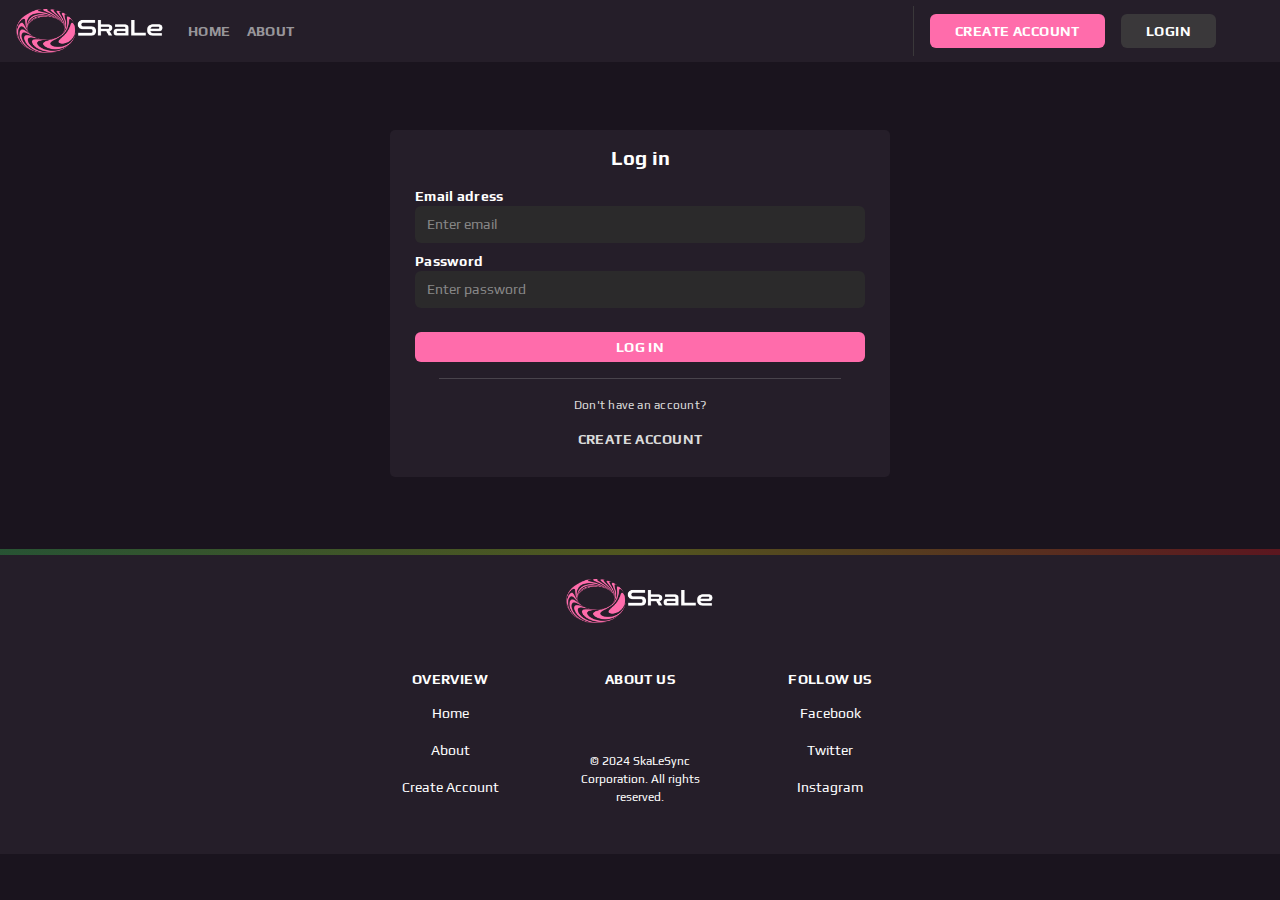
<file: login.html>
<html lang="en">
<head>
    <meta charset="UTF-8">
    <meta name="viewport" content="width=device-width, initial-scale=1.0">
    <link href="https://cdn.jsdelivr.net/npm/bootstrap@5.3.3/dist/css/bootstrap.min.css"
    rel="stylesheet" integrity="sha384-QWTKZyjpPEjISv5WaRU9OFeRpok6YctnYmDr5pNlyT2bRjXh0JMhjY6hW+ALEwIH"
    crossorigin="anonymous">
    <link rel="stylesheet" href="./style.css">
    <title>S-Ratings</title>
</head>
<body>
    <!-- Navigation Bar -->
<nav class="navbar navbar-expand-md  navbar-dark ssc-bg-primary p-1">
  <div class="container-fluid">
    <a href="index.html" class="navbar-brand">
        <img class="logo" src="assets/skale-high-resolution-logo-white-transparent.png">
    </a>
    <!-- toggle button for mobile nav-->
    <button class="navbar-toggler" type="button" data-bs-toggle="collapse"
    data-bs-target="#main-nav" aria-controls="main-nav" aria-expanded="false"
    aria-label="Toggle navigation"> 
      <span class="navbar-toggler-icon"></span>
    </button>

    <div class="collapse navbar-collapse "
    id="main-nav">
      <ul class="navbar-nav me-auto mb-2 mb-md-0">
        <li class="nav-item d-md-none">
          <a href="index.html" class="nav-link font-heading">HOME</a>
        </li>
        <li class="nav-item d-none d-md-inline">
          <a href="index.html" class="nav-link font-heading">HOME</a>
        </li>
        <li class="nav-item d-md-none">
          <a href="about.html" class="nav-link font-heading">ABOUT</a>
        </li>
        <li class="nav-item d-none d-md-inline">
          <a href="about.html" class="nav-link font-heading">ABOUT</a>
        </li>
      </ul>
      <ul class="navbar-nav d-md-flex">
        <li class="nav-item d-none d-md-inline me-3">
          <div class="vertical-line"></div>
        </li>
        <li class="nav-item d-md-none">
          <a href="register.html" class="nav-link font-heading ">CREATE ACCOUNT</a>
        </li>
        <li class="nav-item d-none d-md-inline me-3 mt-2" >
          <a href="register.html" class="btn ssc-btn-accent font-heading py-2 px-4">CREATE ACCOUNT</a>
        </li>
        <li class="nav-item d-md-none">
          <a href="login.html" class="nav-link font-heading">LOGIN</a>
        </li>
        <li class="nav-item me-5 d-none d-md-inline mt-2" >
          <a href="login.html" class="btn ssc-btn-secondary text-white font-heading py-2 px-4">LOGIN</a>
        </li>
      </ul>
    </div>
  </div>
</nav>

<!-- Main Content -->
<section class="py-5">
</div>
  <div class="container">
    <div class="row">
      <div class="col-md-6 offset-md-3">
        <div class="registration-form ssc-bg-primary">
          <h5 class="text-center text-white font-weight-bold mb-3">Log in</h5>
          <form>
            <div class="form-group">
              <label for="email" class="text-white font-special font-weight-bold">Email adress</label>
              <input type="email" class="form-control mb-2 ssc-input border-0 font-sm py-2 text-white" id="email" placeholder="Enter email">
            </div>
            <div class="form-group">
              <label for="password" class="text-white font-special font-weight-bold">Password</label>
              <input type="password" class="form-control mb-2 ssc-input border-0 font-sm py-2 text-white" id="password" placeholder="Enter password">
            </div>
              <button type="button" class="btn ssc-btn-accent w-100 font-heading mt-3">Log in</button>
              <hr class="mx-4 my-3 default-divider">
              <p class="font-special text-light-grey text-center font-xsm">Don't have an account?</p>
              <a href="register.html" class="nav-link nav-link-login mt-3 font-heading text-light-grey text-center">CREATE ACCOUNT</a>
          </form>
        </div>
      </div>
    </div>
  </div>
</section>

<!-- Footer -->
<footer class="ssc-bg-primary text-white ">
  <hr class="color-divider mt-4">
  <img class="logo my-4 mx-auto d-block" src="assets/skale-high-resolution-logo-white-transparent.png">
  <div class="container mt-5 text-center pb-5">
    <div class="row justify-content-center">
      <div class="col-md-2">
        <h5 class="font-heading">Overview</h5>
        <div class="nav flex-column">
          <a class="nav-link text-white" href="index.html">Home</a>
          <a class="nav-link text-white" href="about.html">About</a>
          <a class="nav-link text-white" href="register.html">Create Account</a>
          <div class="d-md-none my-3"></div>
        </div>
      </div>
      <div class="col-md-2 d-flex flex-column">
        <h5 class="font-heading">About Us</h5>
        <div class="d-md-none my-3"></div>
        <div class=" mt-auto font-xsm d-md-inline d-none">&copy; 2024 SkaLeSync Corporation. All rights reserved.</div>
        
      </div>
      <div class="col-md-2">
        <h5 class="font-heading">Follow Us</h5>
        <div class="nav flex-column">
          <a class="nav-link text-white" href="#">Facebook</a>
          <a class="nav-link text-white" href="#">Twitter</a>
          <a class="nav-link text-white" href="#">Instagram</a>
          <div class="d-md-none my-3"></div>
        </div>
      </div>
    </div>
    <div class=" font-xsm d-md-none">&copy; 2024 SkaLeSync Corporation. All rights reserved.</div>
  </div>
</footer>

  <script src="https://cdn.jsdelivr.net/npm/bootstrap@5.3.3/dist/js/bootstrap.bundle.min.js"
  integrity="sha384-YvpcrYf0tY3lHB60NNkmXc5s9fDVZLESaAA55NDzOxhy9GkcIdslK1eN7N6jIeHz"
  crossorigin="anonymous"></script>

</body>
</html>
</file>
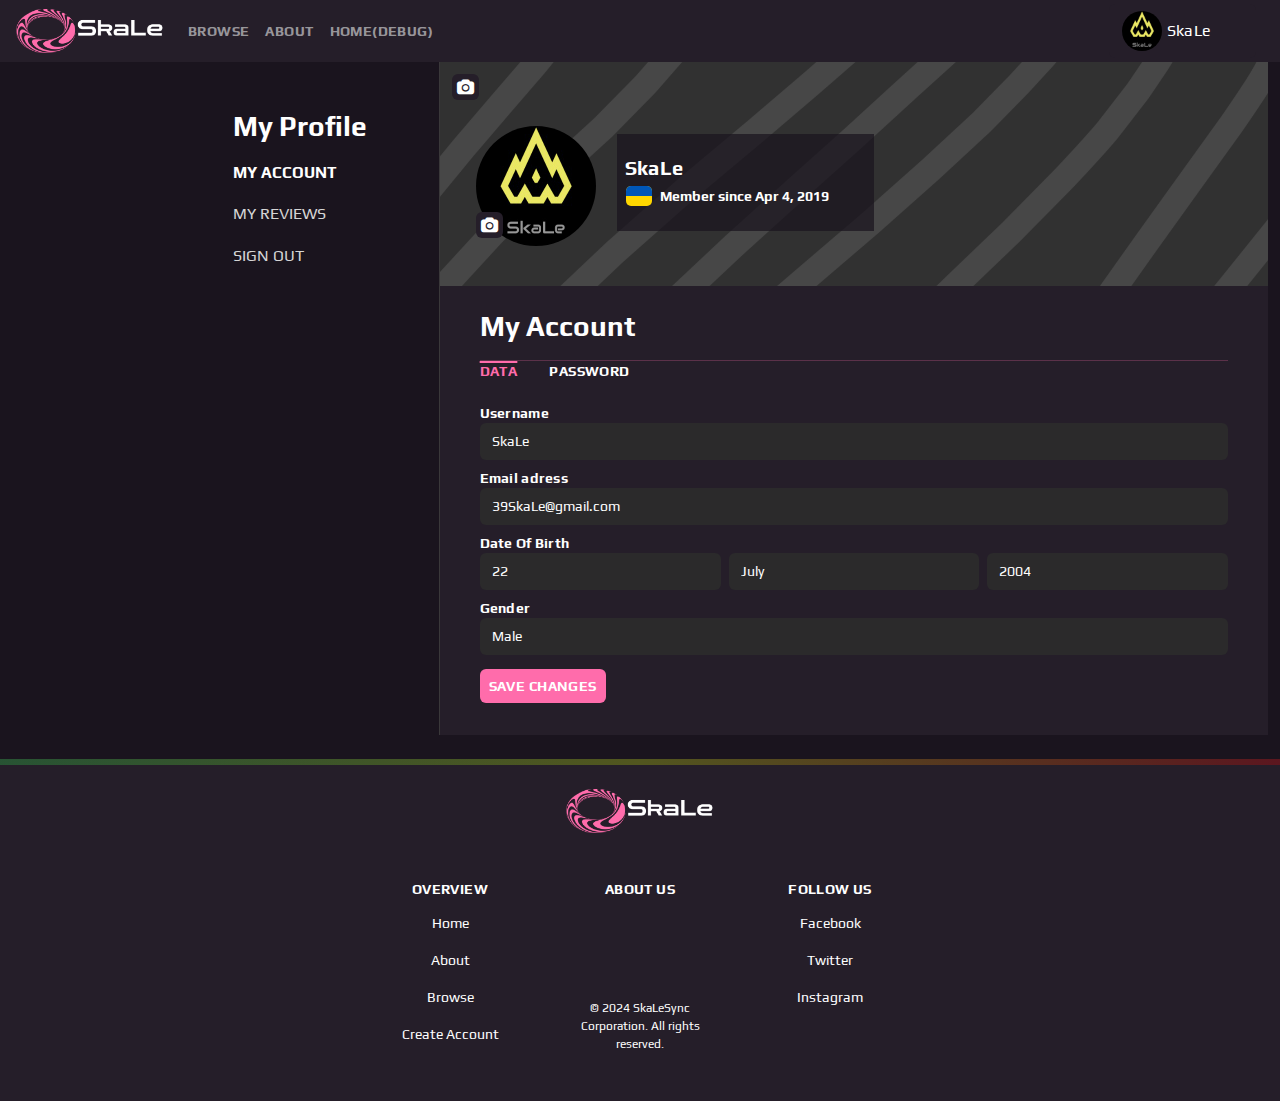
<file: profile.html>
<html lang="en">
<head>
    <meta charset="UTF-8">
    <meta name="viewport" content="width=device-width, initial-scale=1.0">
    <link href="https://cdn.jsdelivr.net/npm/bootstrap@5.3.3/dist/css/bootstrap.min.css"
    rel="stylesheet" integrity="sha384-QWTKZyjpPEjISv5WaRU9OFeRpok6YctnYmDr5pNlyT2bRjXh0JMhjY6hW+ALEwIH"
    crossorigin="anonymous">
    <link rel="stylesheet" href="https://cdnjs.cloudflare.com/ajax/libs/font-awesome/4.7.0/css/font-awesome.min.css">
    <link rel="stylesheet" href="./style.css">
    <title>S-Ratings</title>
</head>
<body>

 <!-- Navigation Bar -->
 <nav class="navbar navbar-expand-md  navbar-dark ssc-bg-primary p-1">
  <div class="container-fluid">
    <a href="browse.html" class="navbar-brand">
        <img class="logo" src="assets/skale-high-resolution-logo-white-transparent.png">
    </a>
    <!-- toggle button for mobile nav-->
    <button class="navbar-toggler" type="button" data-bs-toggle="collapse"
    data-bs-target="#main-nav" aria-controls="main-nav" aria-expanded="false"
    aria-label="Toggle navigation"> 
      <span class="navbar-toggler-icon"></span>
    </button>

    <div class="collapse navbar-collapse "
    id="main-nav">
      <ul class="navbar-nav me-auto mb-2 mb-md-0">
        <li class="nav-item d-md-none">
          <a href="browse.html" class="nav-link font-heading">BROWSE</a>
        </li>
        <li class="nav-item d-none d-md-inline">
          <a href="browse.html" class="nav-link font-heading">BROWSE</a>
        </li>
        <li class="nav-item d-md-none">
          <a href="about.html" class="nav-link font-heading">ABOUT</a>
        </li>
        <li class="nav-item d-none d-md-inline">
          <a href="about.html" class="nav-link font-heading">ABOUT</a>
        </li>
        
        <li class="nav-item d-md-none">
          <a href="#profile" class="nav-link font-heading">PROFILE</a>
        </li>
        <li class="nav-item d-md-none">
          <a href="index.html" class="nav-link font-heading">HOME(DEBUG)</a>
        </li>
        <li class="nav-item d-none d-md-inline">
          <a href="index.html" class="nav-link  font-heading">HOME(DEBUG)</a>
        </li>
      </ul>
      <a href="#profile" class="navbar-nav btn ssc-btn-primary d-md-flex  me-2 d-none d-md-inline">
        <div class="container text-center">
          <div class="row">
            <div class="col-4">
                <img class="rounded-circle-img-sm " src="assets/pp.jpg">
            </div>
            <div class="col-8 d-flex align-items-center">
              <div class="text-white font-special font-md">SkaLe</div>
            </div>
          </div>
        </div>
      </a>
    </div>
  </div>
</nav>
<!-- Main Content -->
<section id="home" class="scc-bg-secondary">
  <div class="container-fluid">
    <div class="row">
      <div class="col-md-4 text-white  justify-content-end d-none d-md-flex">
        <div class="me-5 mt-5">
          <h3 class="font-weight-bold"> My Profile</h3>
          <nav>
            <div class="nav d-flex flex-column" id="nav-tab-profile" role="tablist">
              <button class="font-subheading  text-start px-0 nav-link  nav-link-profile active" id="nav-account-tab"
              data-bs-toggle="tab" data-bs-target="#nav-account" aria-selected="true">MY ACCOUNT</button>
              <button class="font-subheading  text-start px-0 nav-link nav-link-profile" id="nav-reviews-tab"
              data-bs-toggle="tab" data-bs-target="#nav-reviews" aria-selected="false">MY REVIEWS</button>
              <a class="font-subheading  text-start px-0 nav-link nav-link-profile" id="nav-signout-tab"
              href="index.html" >SIGN OUT</a>
            </div>
          </nav>  
        </div>
      </div>
      <div class="col-md-4 text-white d-flex justify-content-start d-md-none">
        <div class="me-5 mt-5">
          <h3 class="font-weight-bold"> My Profile</h3>
          <nav>
            <div class="nav d-flex flex-column" id="nav-tab-profile" role="tablist">
              <button class="font-subheading  text-start px-0 nav-link  nav-link-profile active" id="nav-account-tab"
              data-bs-toggle="tab" data-bs-target="#nav-account" aria-selected="true">MY ACCOUNT</button>
              <button class="font-subheading  text-start px-0 nav-link nav-link-profile" id="nav-reviews-tab"
              data-bs-toggle="tab" data-bs-target="#nav-reviews" aria-selected="false">MY REVIEWS</button>
              <a class="font-subheading  text-start px-0 nav-link nav-link-profile" id="nav-signout-tab"
              href="login.html" >SIGN OUT</a>
            </div>
          </nav>          
        </div>
      </div>
      <div class="col-md-8 ">
        <div class="ssc-bg-primary ssc-border-left position-relative">
          <div class="container-fluid p-0">
            <div class="banner">
                <div class="row mt-5 mb-4 ms-2">
                  <div class="col-md-4">
                    <img class="rounded-circle-img-lg" src="assets/pp.jpg">
                    <button class="btn ssc-btn-primary p-1 cam-icon text-white"><i class="fa fa-camera"></i></button>
                  </div>
                  <div class="col-md-8 ">
                    <div class="ssc-bg-secondary-tr ms-0 ">
                      <h5 class="text-white mt-2 ms-2 pt-4 font-special font-weight-bold">SkaLe</h5>
                      <div class="container pb-2">
                        <div class="image-text-container">
                          <img class="flag-icon ms-2" src="assets/flags/ua.svg">
                          <p class="ms-2 font-weight-bold text-white">Member since Apr 4, 2019</p>
                        </div>
                      </div>
                    </div>
                  </div>
                </div>
            </div>
          </div>
          <div class="profile-banner-icon">
            <button class="btn ssc-btn-primary p-1 cam-icon text-white"><i class="fa fa-camera"></i></button>
          </div>
          <div class="tab-content" id="nav-tabcontent">
            <div class="tab-pane fade show active p-3" id="nav-account" role="tabpanel"
            aria-labelledby="nav-account-tab">
              <h3 class="mt-2 text-white ms-4 font-weight-bold">My Account</h3>
              <hr class="mx-4 common-divider">
              <div class="mx-2">
                <nav>
                  <div class="nav margin-profile-nav" id="nav-tab-account" role="tablist">
                    <button class="font-heading  text-start nav-link active nav-link-account" id="nav-data-tab"
                    data-bs-toggle="tab" data-bs-target="#nav-data" aria-selected="true">data</button>
                    <button class="font-heading  text-start  nav-link nav-link-account" id="nav-password-tab"
                    data-bs-toggle="tab" data-bs-target="#nav-password" aria-selected="false">Password</button>
                  </div>
                </nav>
                <div class="tab-content" id="nav-tabcontent2">
                  <div class="tab-pane fade show active p-3" id="nav-data" role="tabpanel"
                  aria-labelledby="nav-data-tab">
                    <form>
                      <div class="form-group">
                        <label for="username" class="text-white font-special font-weight-bold">Username</label>
                        <input type="text" value="SkaLe" class="form-control mb-2 ssc-input border-0 font-sm py-2 text-white" id="username" placeholder="Enter username">
                      </div>
                      <div class="form-group">
                        <label for="email" class="text-white font-special font-weight-bold">Email adress</label>
                        <input type="email" value="39SkaLe@gmail.com" class="form-control mb-2 ssc-input border-0 font-sm py-2 text-white" id="email" placeholder="Enter email">
                      </div>
                      <div class="form-group">
                        <label for="dob" class="text-white font-special font-weight-bold">Date Of Birth</label>
                        <div class="container-fluid p-0">
                          <div class="row">
                            <div class="col-4 pe-1">
                              <select class="form-control mb-2 ssc-input border-0 font-sm py-2 text-white" id="day">
                                <option >dd</option>
                                <option value="1">1</option>
                                <option value="2">2</option>
                                <option value="3">3</option>
                                <option value="4">4</option>
                                <option value="5">5</option>
                                <option value="6">6</option>
                                <option value="7">7</option>
                                <option value="8">8</option>
                                <option value="9">9</option>
                                <option value="10">10</option>
                                <option value="11">11</option>
                                <option value="12">12</option>
                                <option value="13">13</option>
                                <option value="14">14</option>
                                <option value="15">15</option>
                                <option value="16">16</option>
                                <option value="17">17</option>
                                <option value="18">18</option>
                                <option value="19">19</option>
                                <option value="20">20</option>
                                <option value="21">21</option>
                                <option value="22" selected>22</option>
                                <option value="23">23</option>
                                <option value="24">24</option>
                                <option value="25">25</option>
                                <option value="26">26</option>
                                <option value="27">27</option>
                                <option value="28">28</option>
                                <option value="29">29</option>
                                <option value="30">30</option>
                                <option value="31">31</option>
                              </select>
                            </div>
                            <div class="col-4 px-1">
                              <select class="form-control mb-2 ssc-input border-0 font-sm py-2 text-white"  id="month">
                                <option selected>mm</option>
                                <option value="January">January</option>
                                <option value="February">February</option>
                                <option value="March">March</option>
                                <option value="April">April</option>
                                <option value="May">May</option>
                                <option value="June">June</option>
                                <option value="July" selected>July</option>
                                <option value="August">August</option>
                                <option value="September">September</option>
                                <option value="October">October</option>
                                <option value="November">November</option>
                                <option value="December">December</option>
                              </select>
                            </div>
                            <div class="col-4 ps-1">
                              <select class="form-control mb-2 ssc-input border-0 font-sm py-2 text-white"  id="year">
                                <option selected>yyyy</option>
                                <option value="2024">2008</option>
                                <option value="2024">2007</option>
                                <option value="2024">2006</option>
                                <option value="2024">2005</option>
                                <option value="2024" selected>2004</option>
                                <option value="2024">2003</option>
                                <option value="2024">2002</option>
                                <option value="2024">2001</option>
                                <option value="2024">2000</option>
                                <option value="2024">1999</option>
                                <option value="2024">1998</option>
                                <option value="2024">1997</option>
                                <option value="2024">1996</option>
                                <option value="2024">1995</option>
                                <option value="2024">1994</option>
                                <option value="2024">1993</option>
                                <option value="2024">1992</option>
                                <option value="2024">1991</option>
                                <option value="2024">1990</option>
                                <option value="2024">1989</option>
                                <option value="2024">1988</option>
                                <option value="2024">1987</option>
                                <option value="2024">1986</option>
                                <option value="2024">1985</option>
                                <option value="2024">1984</option>
                                <option value="2024">1983</option>
                                <option value="2024">1982</option>
                                <option value="2024">1981</option>
                                <option value="2024">1980</option>
                                <option value="2024">1979</option>
                                <option value="2024">1978</option>
                                <option value="2024">1977</option>
                                <option value="2024">1976</option>
                                <option value="2024">1975</option>
                              </select>
                            </div>
                          </div>
                        </div>
                      
                      </div>
                      <div class="form-group">
                        <label for="gender" class="text-white font-special font-weight-bold">Gender</label>
                        <select class="form-control mb-2 ssc-input border-0 font-sm py-2 text-white" id="Select Gender">
                          <option >Select Gender</option>
                          <option value="Male" selected>Male</option>
                          <option value="Female">Female</option>
                          <option value="Deer">Deer</option>
                        </select>
                      </div>
                    </form>

                    <button class="btn font-heading ssc-btn-accent p-2">save changes</button>
                  </div>
                </div>
                <div class="tab-content" id="nav-tabcontent2">
                  <div class="tab-pane fade p-3" id="nav-password" role="tabpanel"
                  aria-labelledby="nav-password-tab">
                    <form>
                      <div class="form-group">
                        <label for="password" class="text-white font-special font-weight-bold">Current Password</label>
                        <input type="password" class="form-control mb-2 ssc-input border-0 font-sm py-2 text-white" id="password" placeholder="Enter password">
                      </div>
                      <div class="form-group">
                        <label for="password" class="text-white font-special font-weight-bold">New Password</label>
                        <input type="password" class="form-control mb-2 ssc-input border-0 font-sm py-2 text-white" id="newpassword" placeholder="Enter password">
                      </div>
                      <div class="form-group">
                        <label for="password" class="text-white font-special font-weight-bold">Confirm New Password</label>
                        <input type="password" class="form-control mb-2 ssc-input border-0 font-sm py-2 text-white" id="confirmnewpassword" placeholder="Enter password">
                      </div>
                    </form>
                    
                    <button class="btn font-heading ssc-btn-accent p-2">update password</button>
                  </div>
                </div>
              </div>
            </div>
            <div class="tab-pane fade p-3" id="nav-reviews" role="tabpanel"
            aria-labelledby="nav-reviews-tab">
              <h3 class="mt-3 text-white ms-5 font-weight-bold">My Reviews</h3>
              <hr class="mx-5 common-divider">
              <div class="container-fluid">
                <p class="text-white font-heading text-center my-5">You haven't rated anything yet</p>
                <br><br><br><br><br><br>
              </div>
            </div>
          </div>
        </div>
      </div>
      
    </div>
  </div>
</section>
<!-- Footer -->
<footer class="ssc-bg-primary text-white ">
  <hr class="color-divider mt-4">
  <img class="logo my-4 mx-auto d-block" src="assets/skale-high-resolution-logo-white-transparent.png">
  <div class="container mt-5 text-center pb-5">
    <div class="row justify-content-center">
      <div class="col-md-2">
        <h5 class="font-heading">Overview</h5>
        <div class="nav flex-column">
          <a class="nav-link text-white" href="index.html">Home</a>
          <a class="nav-link text-white" href="about.html">About</a>
          <a class="nav-link text-white" href="browse.html">Browse</a>
          <a class="nav-link text-white" href="register.html">Create Account</a>
          <div class="d-md-none my-3"></div>
        </div>
      </div>
      <div class="col-md-2 d-flex flex-column">
        <h5 class="font-heading">About Us</h5>
        <div class="d-md-none my-3"></div>
        <div class=" mt-auto font-xsm d-md-inline d-none">&copy; 2024 SkaLeSync Corporation. All rights reserved.</div>
        
      </div>
      <div class="col-md-2">
        <h5 class="font-heading">Follow Us</h5>
        <div class="nav flex-column">
          <a class="nav-link text-white" href="#">Facebook</a>
          <a class="nav-link text-white" href="#">Twitter</a>
          <a class="nav-link text-white" href="#">Instagram</a>
          <div class="d-md-none my-3"></div>
        </div>
      </div>
    </div>
    <div class=" font-xsm d-md-none">&copy; 2024 SkaLeSync Corporation. All rights reserved.</div>
  </div>
</footer>
<script src="https://cdn.jsdelivr.net/npm/bootstrap@5.3.3/dist/js/bootstrap.bundle.min.js"
integrity="sha384-YvpcrYf0tY3lHB60NNkmXc5s9fDVZLESaAA55NDzOxhy9GkcIdslK1eN7N6jIeHz"
crossorigin="anonymous"></script>
</body>
</html>
</file>
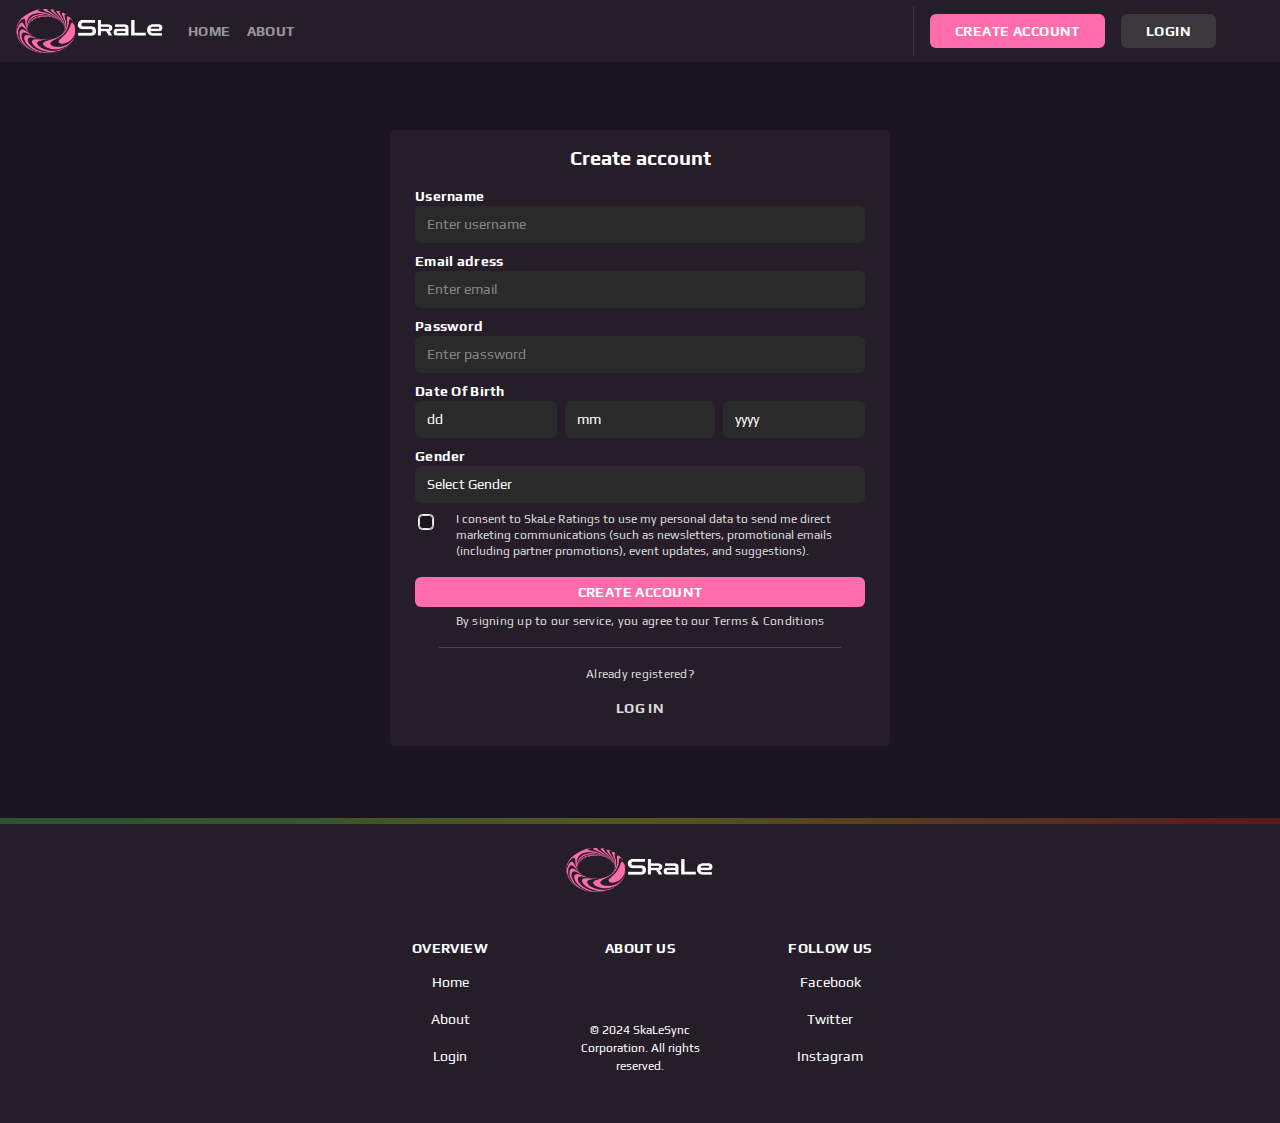
<file: register.html>
<html lang="en">
<head>
    <meta charset="UTF-8">
    <meta name="viewport" content="width=device-width, initial-scale=1.0">
    <link href="https://cdn.jsdelivr.net/npm/bootstrap@5.3.3/dist/css/bootstrap.min.css"
    rel="stylesheet" integrity="sha384-QWTKZyjpPEjISv5WaRU9OFeRpok6YctnYmDr5pNlyT2bRjXh0JMhjY6hW+ALEwIH"
    crossorigin="anonymous">
    <link rel="stylesheet" href="./style.css">
    <title>S-Ratings</title>
</head>
<body>
    <!-- Navigation Bar -->
<nav class="navbar navbar-expand-md  navbar-dark ssc-bg-primary p-1">
  <div class="container-fluid">
    <a href="index.html" class="navbar-brand">
        <img class="logo" src="assets/skale-high-resolution-logo-white-transparent.png">
    </a>
    <!-- toggle button for mobile nav-->
    <button class="navbar-toggler" type="button" data-bs-toggle="collapse"
    data-bs-target="#main-nav" aria-controls="main-nav" aria-expanded="false"
    aria-label="Toggle navigation"> 
      <span class="navbar-toggler-icon"></span>
    </button>

    <div class="collapse navbar-collapse "
    id="main-nav">
      <ul class="navbar-nav me-auto mb-2 mb-md-0">
        <li class="nav-item d-md-none">
          <a href="index.html" class="nav-link font-heading">HOME</a>
        </li>
        <li class="nav-item d-none d-md-inline">
          <a href="index.html" class="nav-link font-heading">HOME</a>
        </li>
        <li class="nav-item d-md-none">
          <a href="about.html" class="nav-link font-heading">ABOUT</a>
        </li>
        <li class="nav-item d-none d-md-inline">
          <a href="about.html" class="nav-link font-heading">ABOUT</a>
        </li>
      </ul>
      <ul class="navbar-nav d-md-flex">
        <li class="nav-item d-none d-md-inline me-3">
          <div class="vertical-line"></div>
        </li>
        <li class="nav-item d-md-none">
          <a href="register.html" class="nav-link font-heading ">CREATE ACCOUNT</a>
        </li>
        <li class="nav-item d-none d-md-inline me-3 mt-2" >
          <a href="register.html" class="btn ssc-btn-accent font-heading py-2 px-4">CREATE ACCOUNT</a>
        </li>
        <li class="nav-item d-md-none">
          <a href="login.html" class="nav-link font-heading">LOGIN</a>
        </li>
        <li class="nav-item me-5 d-none d-md-inline mt-2" >
          <a href="login.html" class="btn ssc-btn-secondary text-white font-heading py-2 px-4">LOGIN</a>
        </li>
      </ul>
    </div>
  </div>
</nav>

<!-- Main Content -->
<section class="py-5">
</div>
  <div class="container">
    <div class="row">
      <div class="col-md-6 offset-md-3">
        <div class="registration-form ssc-bg-primary">
          <h5 class="text-center text-white font-weight-bold mb-3">Create account</h5>
          <form>
            <div class="form-group">
              <label for="username" class="text-white font-special font-weight-bold">Username</label>
              <input type="text" class="form-control mb-2 ssc-input border-0 font-sm py-2 text-white" id="username" placeholder="Enter username">
            </div>
            <div class="form-group">
              <label for="email" class="text-white font-special font-weight-bold">Email adress</label>
              <input type="email" class="form-control mb-2 ssc-input border-0 font-sm py-2 text-white" id="email" placeholder="Enter email">
            </div>
            <div class="form-group">
              <label for="password" class="text-white font-special font-weight-bold">Password</label>
              <input type="password" class="form-control mb-2 ssc-input border-0 font-sm py-2 text-white" id="password" placeholder="Enter password">
            </div>
            <div class="form-group">
              <label for="dob" class="text-white font-special font-weight-bold">Date Of Birth</label>
              <div class="container-fluid p-0">
                <div class="row">
                  <div class="col-4 pe-1">
                    <select class="form-control mb-2 ssc-input border-0 font-sm py-2 text-white" id="day">
                      <option selected>dd</option>
                      <option value="1">1</option>
                      <option value="2">2</option>
                      <option value="3">3</option>
                      <option value="4">4</option>
                      <option value="5">5</option>
                      <option value="6">6</option>
                      <option value="7">7</option>
                      <option value="8">8</option>
                      <option value="9">9</option>
                      <option value="10">10</option>
                      <option value="11">11</option>
                      <option value="12">12</option>
                      <option value="13">13</option>
                      <option value="14">14</option>
                      <option value="15">15</option>
                      <option value="16">16</option>
                      <option value="17">17</option>
                      <option value="18">18</option>
                      <option value="19">19</option>
                      <option value="20">20</option>
                      <option value="21">21</option>
                      <option value="22">22</option>
                      <option value="23">23</option>
                      <option value="24">24</option>
                      <option value="25">25</option>
                      <option value="26">26</option>
                      <option value="27">27</option>
                      <option value="28">28</option>
                      <option value="29">29</option>
                      <option value="30">30</option>
                      <option value="31">31</option>
                    </select>
                  </div>
                  <div class="col-4 px-1">
                    <select class="form-control mb-2 ssc-input border-0 font-sm py-2 text-white" id="month">
                      <option selected>mm</option>
                      <option value="January">January</option>
                      <option value="February">February</option>
                      <option value="March">March</option>
                      <option value="April">April</option>
                      <option value="May">May</option>
                      <option value="June">June</option>
                      <option value="July">July</option>
                      <option value="August">August</option>
                      <option value="September">September</option>
                      <option value="October">October</option>
                      <option value="November">November</option>
                      <option value="December">December</option>
                    </select>
                  </div>
                  <div class="col-4 ps-1">
                    <select class="form-control mb-2 ssc-input border-0 font-sm py-2 text-white" id="year">
                      <option selected>yyyy</option>
                      <option value="2024">2008</option>
                      <option value="2024">2007</option>
                      <option value="2024">2006</option>
                      <option value="2024">2005</option>
                      <option value="2024">2004</option>
                      <option value="2024">2003</option>
                      <option value="2024">2002</option>
                      <option value="2024">2001</option>
                      <option value="2024">2000</option>
                      <option value="2024">1999</option>
                      <option value="2024">1998</option>
                      <option value="2024">1997</option>
                      <option value="2024">1996</option>
                      <option value="2024">1995</option>
                      <option value="2024">1994</option>
                      <option value="2024">1993</option>
                      <option value="2024">1992</option>
                      <option value="2024">1991</option>
                      <option value="2024">1990</option>
                      <option value="2024">1989</option>
                      <option value="2024">1988</option>
                      <option value="2024">1987</option>
                      <option value="2024">1986</option>
                      <option value="2024">1985</option>
                      <option value="2024">1984</option>
                      <option value="2024">1983</option>
                      <option value="2024">1982</option>
                      <option value="2024">1981</option>
                      <option value="2024">1980</option>
                      <option value="2024">1979</option>
                      <option value="2024">1978</option>
                      <option value="2024">1977</option>
                      <option value="2024">1976</option>
                      <option value="2024">1975</option>
                    </select>
                  </div>
                </div>
              </div>
            
            </div>
            <div class="form-group">
              <label for="gender" class="text-white font-special font-weight-bold">Gender</label>
              <select class="form-control mb-2 ssc-input border-0 font-sm py-2 text-white" id="Select Gender">
                <option selected>Select Gender</option>
                <option value="Male">Male</option>
                <option value="Female">Female</option>
                <option value="Deer">Deer</option>
              </select>
            </div>
            <div class="form-check ms-1">
              <input class="form-check-input ssc-bg-secondary ssc-checkbox" type="checkbox" id="exampleCheckbox">
              <label class="form-check-label text-light-grey font-xsm font-low ms-3" for="exampleCheckbox">
                I consent to SkaLe Ratings to use my personal data to send 
                me direct marketing communications (such as newsletters, 
                promotional emails (including partner promotions), event updates, 
                and suggestions).
              </label>
            </div>
              <button type="button" class="btn ssc-btn-accent w-100 font-heading mt-3">create account</button>
              <p class="font-special text-light-grey text-center font-xsm mt-1">By signing up to our service, you agree to our Terms & Conditions</p>
              <hr class="mx-4 my-3 default-divider">
              <p class="font-special text-light-grey text-center font-xsm">Already registered?</p>
              <a href="login.html" class="nav-link nav-link-login mt-3 font-heading text-light-grey text-center">LOG IN</a>
          </form>
        </div>
      </div>
    </div>
  </div>
</section>

<!-- Footer -->
<footer class="ssc-bg-primary text-white ">
  <hr class="color-divider mt-4">
  <img class="logo my-4 mx-auto d-block" src="assets/skale-high-resolution-logo-white-transparent.png">
  <div class="container mt-5 text-center pb-5">
    <div class="row justify-content-center">
      <div class="col-md-2">
        <h5 class="font-heading">Overview</h5>
        <div class="nav flex-column">
          <a class="nav-link text-white" href="index.html">Home</a>
          <a class="nav-link text-white" href="about.html">About</a>
          <a class="nav-link text-white" href="login.html">Login</a>
          <div class="d-md-none my-3"></div>
        </div>
      </div>
      <div class="col-md-2 d-flex flex-column">
        <h5 class="font-heading">About Us</h5>
        <div class="d-md-none my-3"></div>
        <div class=" mt-auto font-xsm d-md-inline d-none">&copy; 2024 SkaLeSync Corporation. All rights reserved.</div>
        
      </div>
      <div class="col-md-2">
        <h5 class="font-heading">Follow Us</h5>
        <div class="nav flex-column">
          <a class="nav-link text-white" href="#">Facebook</a>
          <a class="nav-link text-white" href="#">Twitter</a>
          <a class="nav-link text-white" href="#">Instagram</a>
          <div class="d-md-none my-3"></div>
        </div>
      </div>
    </div>
    <div class=" font-xsm d-md-none">&copy; 2024 SkaLeSync Corporation. All rights reserved.</div>
  </div>
</footer>

  <script src="https://cdn.jsdelivr.net/npm/bootstrap@5.3.3/dist/js/bootstrap.bundle.min.js"
  integrity="sha384-YvpcrYf0tY3lHB60NNkmXc5s9fDVZLESaAA55NDzOxhy9GkcIdslK1eN7N6jIeHz"
  crossorigin="anonymous"></script>

</body>
</html>
</file>
<file: style.css>
img.logo {
    height: 44px;
    width:auto
}
img.big-logo {
    height: 70px;
    width:auto
}
img.logo-xxl {
    height: 150px;
    width:auto;
}
.ssc-btn-outline-accent {
    border-color: #ff6cab; 
    color: #ff6cab
}
.ssc-btn-outline-accent:hover {
    border-color: #ff6cab; 
    color: #ff6cab;
    background-color: #ff6cac14;
}
.ssc-btn-outline-success{
    border-color: #49d262; 
    color: #49d262
}
.ssc-btn-outline-success:hover {
    border-color: #49d262; 
    color: #49d262
}

.ssc-btn-primary-success {
    background-color: #1a141e
}
.ssc-btn-primary-success:hover {
    background-color: #203624
}

.ssc-btn-accent{
    background-color: #ff6cab;
    color: white;
}
.ssc-btn-accent:hover{
    background-color: #fe83b9;
    color: white;
}
.ssc-btn-secondary{
    background-color: #3a383a;
}
.ssc-btn-secondary:hover{
    background-color: #4e4d4e;
}
.ssc-btn-primary{
    background-color: #251e29;
}
.ssc-btn-primary:hover{
    background-color: #3b3241;
}

.ssc-bg-primary {
    background-color: #251e29
}
.ssc-bg-secondary {
    background-color: #1a141e
}
.ssc-bg-secondary-tr{
    background-color: #1a141eba;
}

@font-face { font-family: Play; src: url('assets/fonts/Play-Regular.ttf'); } 
@font-face { font-family: Play; font-weight: bold; src: url('assets/fonts/Play-Bold.ttf');}
body {
    font-family: Play, sans-serif;
    font-weight: 400;
    font-size: 14px;
    background-color: #1a141e;
}
.font-italic {
    font-style: italic;
}

.font-weight-bold {
    font-weight:bold;
}
.font-weight-regular {
    font-weight:lighter;
}

.font-xsm{
    font-size:12px;
}
.font-sm{
    font-size: 14px;
}
.font-md{
    font-size: 16px;
}
.font-lg {
    font-size: 20px;
}
.font-xl {
    font-size: 32px;
}
.font-huge {
    font-size: 46px;
}

.font-heading {
    font-family: Play, sans-serif;
    font-size: 14px;
    font-weight: bold;
    line-height: 16px;
    letter-spacing: 0.03em;
    text-transform: uppercase;
}
.font-subheading {
    font-family: Play, sans-serif;
    font-weight: 400;
    font-size: 16px;
    line-height: 1.6;
}
.font-special {
    font-family: Play, sans-serif;
    letter-spacing: 0.02em;
    line-height: 20px;
}
.font-low {
    line-height: 16px;
}


.rounded-image {
    border-radius: 10px; 
}
.flag-icon {
    height: 20px;
    width: auto;
    border-radius: 5px;
}

.overlay {
    background: url('assets/overlay.png') no-repeat center center/cover;
    position: absolute;
    top: 0;
    left: 0;
    width: 100%;
    height: 100%;
    z-index: -1;
}

.color-divider {
    height: 6px;
    background-image: linear-gradient(to right, #2ff353, #d9ff00, #ff0000);
    border: none;
}
.color-line-score {
    height: 6px;
    background-image: linear-gradient(to right, #4adc78, #dcd74a, #dc4a67);
    border: none;
    border-radius: 5px;
}
.common-divider {
    height: 1px;
    background-color: #ff6cab;
    border: none;
}
.default-divider {
    height: 1px;
    background-color: #b9b9b9;
    border: none;
}

.vertical-line {
    border-left: 1px solid #3a383a;
    height: 50px; 
}
.ssc-border-right {
    border-right: 1px solid #3a383a;
}
.ssc-border-left {
    border-left: 1px solid #3a383a;
}
.ssc-border-bottom{
    border-bottom: 1px solid #3a383a;
}

.rounded-circle-img-sm {
    border-radius: 50%;
    overflow: hidden;
    width: 40px; 
    height: 40px; 
    margin: 0 auto; 
}
.rounded-circle-img-lg {
    border-radius: 50%;
    overflow: hidden;
    height: 120px; 
    width: auto; 
    margin: 0 auto; 
}

.banner {
    display:flex;
    flex-wrap: wrap;
    position: relative;
    align-items: flex-end;
    padding: 16px;
    background-color: #050505;
    background-image: url('assets/banner.png');
    background-repeat: no-repeat;
    background-size: cover;

}

.profile-banner-icon {
    position: absolute;
    top: 46px;
    left: 12px;
    text-align: left;
    color: white;
}

.image-text-container {
    display: flex;
    align-items: left;
    margin-left: -11px;
}

.cam-icon
{
    margin-top: -34px;
}

.nav-link-profile {
    color: #d5d5d5;
}
.nav-link-profile.active {
    color: #ffffff;
    font-weight: bold;
}
.nav-link-profile:hover {
    color:#d5d5d5
}
.nav-link-account {
    color:#ffffff;
    text-decoration:none;
}
.nav-link-account.active {
    color: #ff6cab;
    text-decoration:overline 2px;
}
.nav-link-account:hover {
    color:#d5d5d5
}

.nav-link-login {
    color: #e7e7e7;
}
.nav-link-login:hover{
    color: #e7e7e7;
}

.margin-profile-nav {
    margin-top: -22px;
}

.registration-form {
    max-width: 500px;
    margin: 0 auto;
    padding-left: 25px;
    padding-right: 25px;
    padding-top: 16px;
    border-radius: 5px;
    margin-top: 20px;
    padding-bottom:  16px;
  }

.ssc-input {
    color: #878787; 
    border: none; 
    background-color: #2b2a2b; 
    transition: border-color 1s;
}
.ssc-input:focus {
    color: #878787;
    outline: 2px solid #ff6cab;
    outline-color: #ff6cab;
    background-color: #1a141e; 
}
.ssc-input::placeholder {
    border: none;
    color: #878787; 
}

.ssc-checkbox {
    outline: 1px solid #ffffff;
}
.ssc-checkbox:checked {
    background-color: #ff6cab;
    border-color: #1a141e;
    color: #ff0000;
    border: none;
    outline: none;
}
.ssc-checkbox:focus {
    background-color: #2d2234;
    border-color: #1a141e;
    color: #ff0000;
    border: none;
    outline: 3px solid rgb(97, 67, 80)

}

.text-light-grey {
    color: #dbdbdb;
}

.browse-banner {
    display:flex;
    flex-wrap:wrap;
    position: relative;
    background-image: url('assets/browse_banner.png');
    background-repeat:no-repeat;
    background-size:contain;

}

.game-card {
    background: linear-gradient(to left, rgb(28, 137, 147), #b168b8); 
    overflow: hidden;
    white-space:nowrap;
    text-overflow: ellipsis;
    color:#ffffff;
    height: 300px;
    width: 200px;



}
img.game-card {
    height: 250px;
    width: auto;
    object-fit: cover;
}

.score-good {
    width: 20px; 
    height: 20px;
    background-color: #4adc78; 
    display: flex;
    justify-content: center;
    align-items: center;
    border-radius: 4px;
    color: #2e2e2e;
    font-weight: bolder;
}
.score-mid {
    width: 20px; 
    height: 20px;
    background-color: #dcd74a; 
    display: flex;
    justify-content: center;
    align-items: center;
    border-radius: 4px;
    color: #2e2e2e;
    font-weight: bolder;
}
.score-bad {
    width: 20px; 
    height: 20px;
    background-color: #dc4a67; 
    display: flex;
    justify-content: center;
    align-items: center;
    border-radius: 4px;
    color: #2e2e2e;
    font-weight: bolder;
}

.score-lg {
    width: 60px; 
    height: 60px;
    display: flex;
    justify-content: center;
    align-items: center;
    border-radius: 4px;
    color: #2e2e2e;
    font-weight: bolder;
    font-size: 32px;
}
.score-md {
    width: 46px; 
    height: 46px;
    display: flex;
    justify-content: center;
    align-items: center;
    border-radius: 4px;
    color: #2e2e2e;
    font-weight: bolder;
    font-size: 24px;
}
.score-color-bad {
    background-color: #dc4a67;
}
.score-color-mid {
    background-color: #dcd74a;
}
.score-color-good {
    background-color: #4adc78;
}
.score-lg-empty {
    width: 60px; 
    height: 60px;
    background-color: #ffffff00;
    border: 1px solid #b3b3b3;
    border-radius: 50%;
    display: flex;
    justify-content: center;
    align-items: center;
    color: #2e2e2e;
    font-weight: bolder;
    font-size: 32px;
}

.card-center {
    align-items: center;
}

.game-media {
    border-radius: 10px;
}
.game-container {
    border-radius: 10px;
    margin-top: 50px;
    padding-left: 0px;
}

.spacing-wide {
    letter-spacing: 0.2em;
}

.score-selector {
    width:auto;
    height: 10px;
    display: flex;
    border: none;
    border-radius: 0px;
}

.score-selector-first {
    width:auto;
    height: 10px;
    display: flex;
    border: none;
    border-radius: 0px;
    border-top-left-radius: 5px;
    border-bottom-left-radius: 5px;
}
.score-selector-last {
    width:auto;
    height: 10px;
    display: flex;
    border: none;
    border-radius: 0px;
    border-top-right-radius: 5px;
    border-bottom-right-radius: 5px;
}
.px-2-5 {
    padding-left: 12px;
    padding-right: 12px;
}
.score-color-red {
    background-color: #dc4a67;
}
.score-color-red:hover {
    background-color: #dc4a67a2;
}
.score-color-red:active {
    background-color: #dc4a67;
}
.score-color-yellow {
    background-color: #dcd74a;
}
.score-color-yellow:hover {
    background-color: #dcd74aab;
}
.score-color-green {
    background-color: #4adc78;
}
.score-color-green:hover {
    background-color: #4adc78ac;
}

img.review {
    height: 100px;
    width: auto;
    border-radius: 5px;
}

.modal-custom-width {
    max-width: 530px; /* Adjust as per your preference */
  }

.review-form {
    background-color:#1a141e;
    border: 1px solid #ff6cab;
    color: #ffffff;
}
.review-form::placeholder {
    color: #aaaaaa;
    font-size: 14px;
}
.review-form:focus {
    background-color:#251e29;
    border: 1px solid #ff6cab;
    color: #ffffff;
}

.decoration-none {
    text-decoration: none !important
}

.review-post {
    width: 100%;
    height: 180px;
    border-radius: 10px;
    background-color: #1a141eba;
    padding-left: 16px;
    padding-right: 16px;
    padding-top: 16px;
    padding-bottom: 16px;
    margin-bottom: 20px;
    color:#ffffff
}
.review-text {
    overflow: hidden;
    display: -webkit-box;
    -webkit-line-clamp: 3;
    -webkit-box-orient: vertical;
}
</file>
